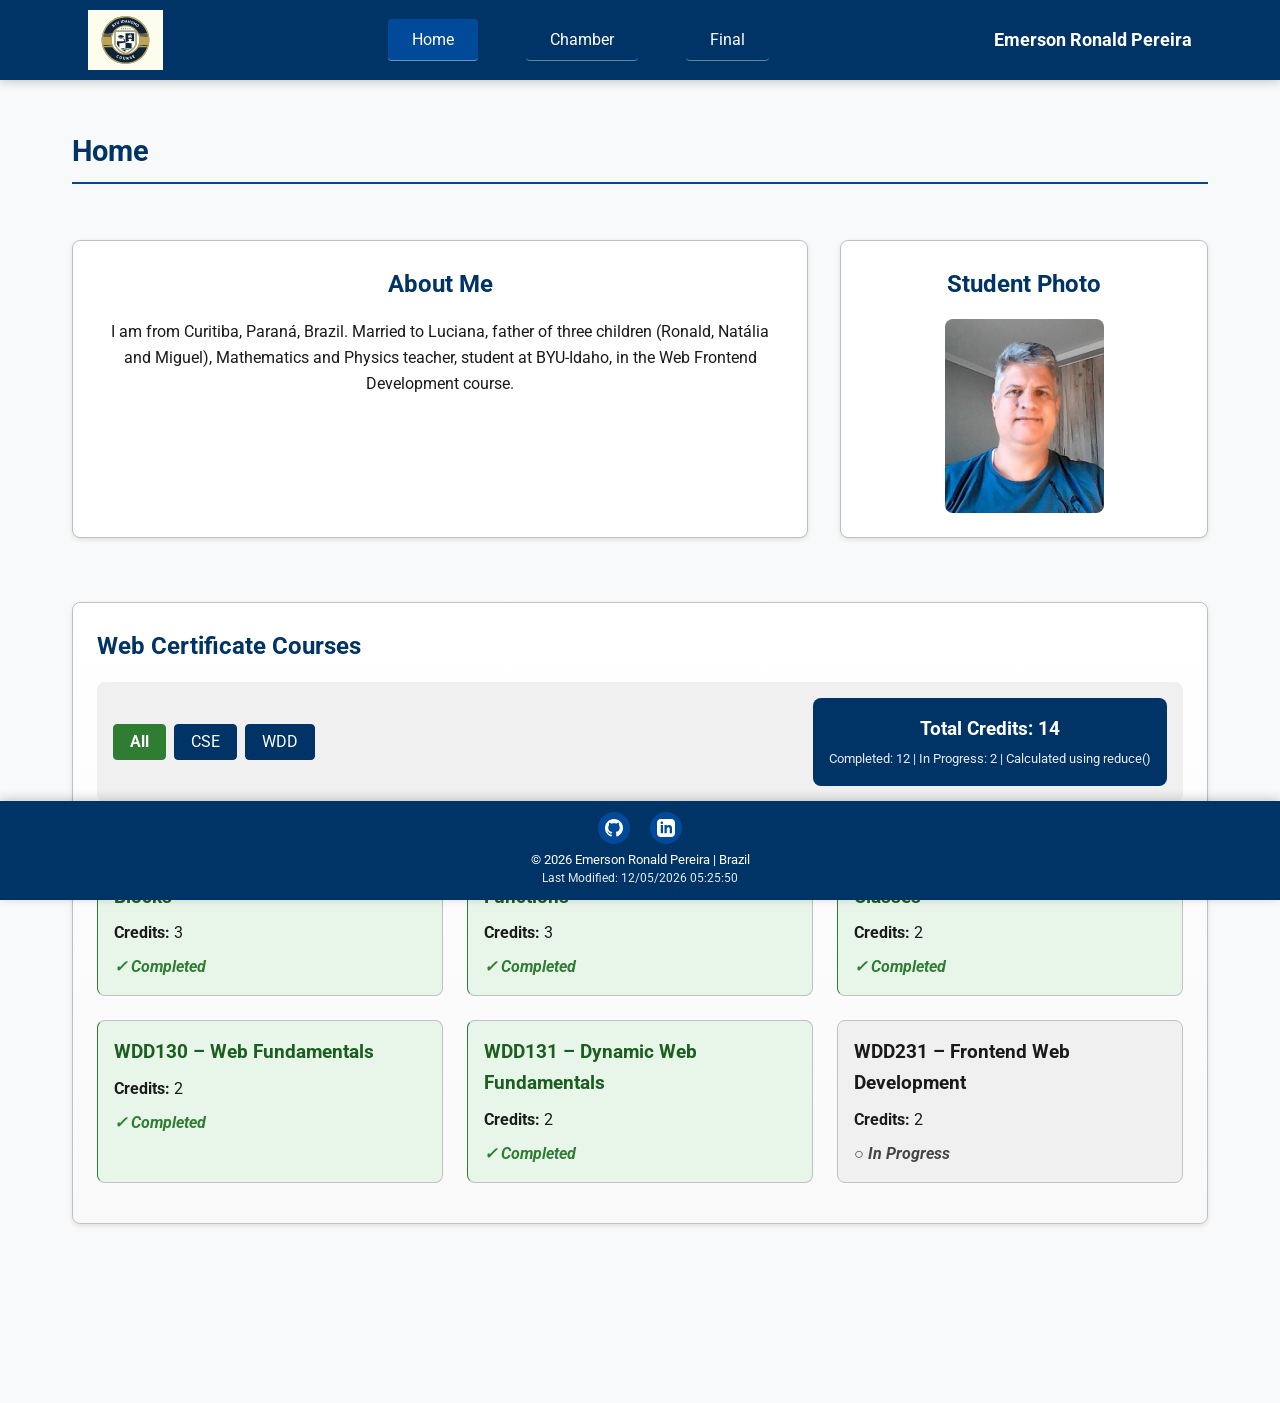
<file: index.html>
<!DOCTYPE html>
<html lang="en">
<head>
  <meta charset="UTF-8">
  <meta name="description" content="WDD231 Course Home Page for Emerson Ronald Pereira - 
  Web and Computer Programming certificate courses, projects, and learning resources">
  <meta name="author" content="Emerson Ronald Pereira">
  <meta name="viewport" content="width=device-width, initial-scale=1.0">

  <title>WDD231 | Home</title>

  <!-- Google Font -->
  <link rel="preconnect" href="https://fonts.googleapis.com">
  <link rel="preconnect" href="https://fonts.gstatic.com" crossorigin>
  <link href="https://fonts.googleapis.com/css2?family=Roboto:wght@400;700&display=swap" rel="stylesheet">

  <!-- CSS -->
  <link rel="stylesheet" href="styles/normalize.css">
  <link rel="stylesheet" href="styles/small.css">
  <link rel="stylesheet" href="styles/large.css">

  <!-- JavaScript -->
  <script src="scripts/navigation.js" defer></script>
  <script src="scripts/date.js" defer></script>
  <script src="scripts/course.js" defer></script>
</head>

<body>
  <div class="page-container">
    <header>
      <div class="header-container">
        <!-- Logo - ESQUERDA -->
        <img src="images/logo.svg" alt="Site logo" width="130" height="100" class="logo">
        
        <!-- Menu hamburger - MEIO (só mobile) -->
        <button id="menu" aria-label="Open Menu" class="hamburger">
          <span class="hamburger-icon">☰</span>
          <span class="close-icon">✕</span>
        </button>
        
        <!-- Navegação - MEIO (desktop) -->
        <nav id="nav">
          <ul>
            <li><a href="index.html" class="active">Home</a></li>
            <li><a href="#">Chamber</a></li>
            <li><a href="#">Final</a></li>
          </ul>
        </nav>
        
        <!-- Nome - DIREITA -->
        <span class="site-name">Emerson Ronald Pereira</span>
      </div>
    </header>

    <main class="content">
      <h1>Home</h1>

      <section class="about-section">
        <h2>About Me</h2>
        <p>
          I am from Curitiba, Paraná, Brazil. Married to Luciana, father of three
          children (Ronald, Natália and Miguel), Mathematics and Physics teacher,
          student at BYU-Idaho, in the Web Frontend Development course.
        </p>
      </section>

      <section class="photo-section">
        <h2>Student Photo</h2>
        <img src="images/emerrpereira.jpg" alt="Photo of Emerson Ronald Pereira"> 
      </section>

      <section class="course-section">
        <h2>Web Certificate Courses</h2>

        <div class="course-controls">
          <div id="course-filters">
            <button data-filter="all" class="active">All</button>
            <button data-filter="cse">CSE</button>
            <button data-filter="wdd">WDD</button>
          </div>

          <div class="credits-display">
            <h3>Total Credits: <span id="totalCredits">0</span></h3>
            <p class="credits-subtitle"></p>
          </div>
        </div>

        <div id="courses"></div>
      </section>
    </main>

    <footer>
      <div class="footer-content">
        <div class="social">
          <a href="https://github.com/emerrpereira" target="_blank" aria-label="GitHub">
            <svg width="20" height="20" viewBox="0 0 24 24" fill="currentColor">
              <path d="M12 0c-6.626 0-12 5.373-12 12 0 5.302 3.438 9.8 8.207 11.387.599.111.793-.261.793-.577v-2.234c-3.338.726-4.033-1.416-4.033-1.416-.546-1.387-1.333-1.756-1.333-1.756-1.089-.745.083-.729.083-.729 1.205.084 1.839 1.237 1.839 1.237 1.07 1.834 2.807 1.304 3.492.997.107-.775.418-1.305.762-1.604-2.665-.305-5.467-1.334-5.467-5.931 0-1.311.469-2.381 1.236-3.221-.124-.303-.535-1.524.117-3.176 0 0 1.008-.322 3.301 1.23.957-.266 1.983-.399 3.003-.404 1.02.005 2.047.138 3.006.404 2.291-1.552 3.297-1.23 3.297-1.23.653 1.653.242 2.874.118 3.176.77.84 1.235 1.911 1.235 3.221 0 4.609-2.807 5.624-5.479 5.921.43.372.823 1.102.823 2.222v3.293c0 .319.192.694.801.576 4.765-1.589 8.199-6.086 8.199-11.386 0-6.627-5.373-12-12-12z"/>
            </svg>
          </a>
          <a href="https://www.linkedin.com/in/emerson-ronald-pereira-b24097235" target="_blank" aria-label="LinkedIn">
            <svg width="20" height="20" viewBox="0 0 24 24" fill="currentColor">
              <path d="M19 0h-14c-2.761 0-5 2.239-5 5v14c0 2.761 2.239 5 5 5h14c2.762 0 5-2.239 5-5v-14c0-2.761-2.238-5-5-5zm-11 19h-3v-11h3v11zm-1.5-12.268c-.966 0-1.75-.79-1.75-1.764s.784-1.764 1.75-1.764 1.75.79 1.75 1.764-.783 1.764-1.75 1.764zm13.5 12.268h-3v-5.604c0-3.368-4-3.113-4 0v5.604h-3v-11h3v1.765c1.396-2.586 7-2.777 7 2.476v6.759z"/>
            </svg>
          </a>
        </div>

        <div class="footer-info">
          <p>&copy; <span id="currentyear"></span> Emerson Ronald Pereira | Brazil</p>
          <p id="lastModified">Last Modified: </p>
        </div>
      </div>
    </footer>
  </div>
</body>
</html>
</file>
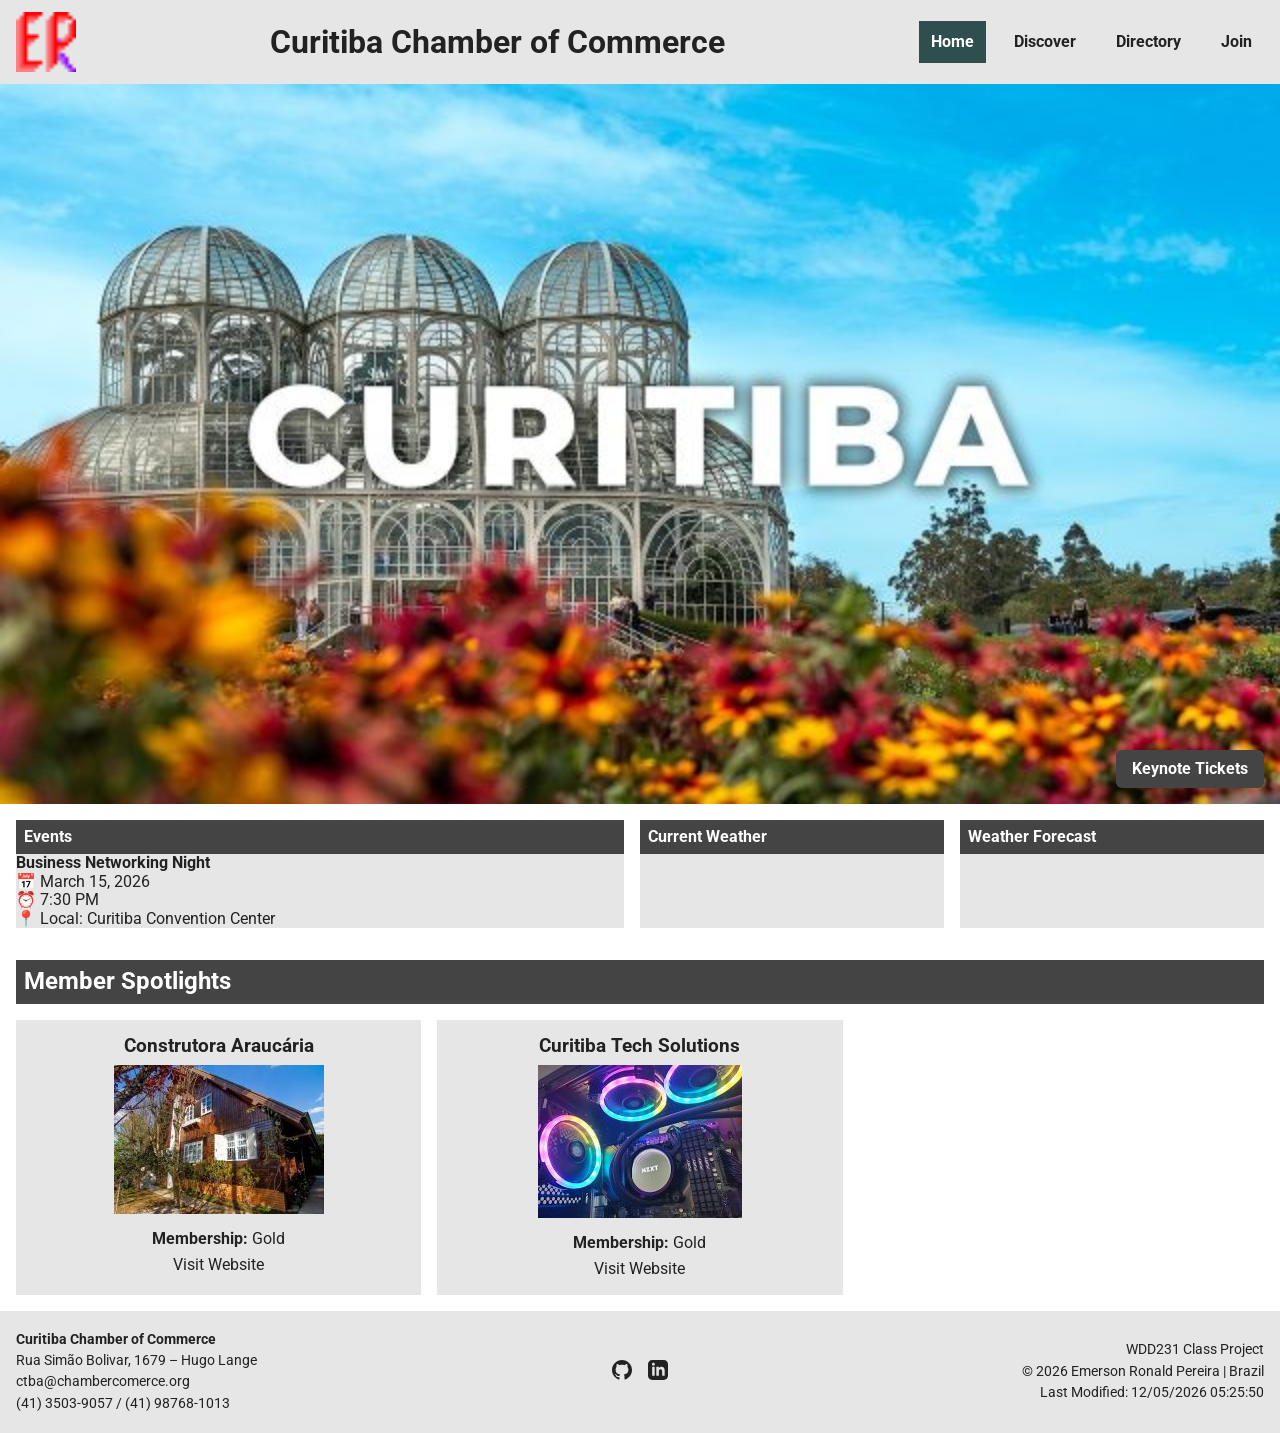
<file: chamber/index.html>
<!-- index.html - Emerson Ronald Pereira - Atividade WDD231 -->
<!DOCTYPE html>
<html lang="en">
<head>
  <meta charset="UTF-8">
  <meta name="viewport" content="width=device-width, initial-scale=1.0">

  <title>Curitiba Chamber of Commerce | Home</title>

  <!-- META DESCRIPTION (≈140 caracteres) -->
  <meta name="description" content="The Curitiba Chamber of Commerce supports local businesses, promotes economic growth, and connects the community through events, resources, and partnerships.">

  <!-- AUTHOR -->
  <meta name="author" content="Emerson Ronald Pereira">

  <!-- FAVICON -->
  <link rel="icon" href="images/favicon.ico">

  <!-- OPEN GRAPH -->
  <meta property="og:title" content="Curitiba Chamber of Commerce">
  <meta property="og:description" content="Supporting local businesses and strengthening the Curitiba community through networking, events, and economic development in Curitiba.">
  <meta property="og:image" content="https://emerrpereira.github.io/wdd231/chamber/images/curitiba.jpg">
  <meta property="og:url" content="https://emerrpereira.github.io/wdd231/chamber/index.html">
  <meta property="og:type" content="website">

  <!-- GOOGLE FONTS -->
  <link rel="preconnect" href="https://fonts.googleapis.com">
  <link rel="preconnect" href="https://fonts.gstatic.com" crossorigin>
  <link href="https://fonts.googleapis.com/css2?family=Roboto:wght@400;700&display=swap" rel="stylesheet">

  <!-- CSS FILES -->
  <link rel="stylesheet" href="styles/normalize.css">
  <link rel="stylesheet" href="styles/small.css">
  <link rel="stylesheet" href="styles/large.css">

  <!-- JS -->
  <script src="scripts/menu.js" defer></script>
  <script src="scripts/weather.js" defer></script>
  <script src="scripts/date.js" defer></script>
  <script src="scripts/spotlights.js" defer></script>

</head>

<body>
<header>
  <div class="header-content">
    <img src="images/favicon.ico" alt="Chamber Logo">
    <h1>Curitiba Chamber of Commerce</h1>

    <button id="menu" aria-label="Open Menu"></button>

    <nav>
      <ul class="navigation">
        <li><a href="index.html" class="active">Home</a></li>
        <li><a href="discover.html">Discover</a></li>
        <li><a href="directory.html">Directory</a></li>
        <li><a href="join.html">Join</a></li>
      </ul>
    </nav>
  </div>
</header>

<main>
  <!-- HERO -->
  <section class="hero">
    <picture>
      <source srcset="images/curitiba.jpg" media="(min-width: 768px)">
      <img src="images/curitiba.jpg" alt="City view">
    </picture>
    <a href="#" class="cta">Keynote Tickets</a>
  </section>

  <!-- HOME GRID -->
  <section class="home-grid">
    <section class="events">
      <h2>Events</h2>
      <div class="events-content">
        <p><strong>Business Networking Night</strong></p>
        <p>📅 March 15, 2026</p>
        <p>⏰ 7:30 PM</p>
        <p>📍 Local: Curitiba Convention Center</p>
      </div>
    </section>

    <section class="weather">
        <h2>Current Weather</h2>
        <div class="weather-data"></div>
    </section>

    <section class="forecast">
        <h2>Weather Forecast</h2>
        <div class="forecast-data"></div>
    </section>
  </section>

  <!-- SPOTLIGHTS -->
  <section class="spotlights">
    <h2>Member Spotlights</h2>
  </section>

</main>

<footer>
    <div class="footer-adress">
        <p><b>Curitiba Chamber of Commerce</b></p>
        <p>Rua Simão Bolivar, 1679 – Hugo Lange</p>
        <p>ctba@chambercomerce.org</p>
        <p>(41) 3503-9057 / (41) 98768-1013</p>
    </div>
    <div class="social">
        <a href="https://github.com/emerrpereira" target="_blank" aria-label="GitHub">
            <svg width="20" height="20" viewBox="0 0 24 24" fill="currentColor">
              <path d="M12 0c-6.626 0-12 5.373-12 12 0 5.302 3.438 9.8 8.207 11.387.599.111.793-.261.793-.577v-2.234c-3.338.726-4.033-1.416-4.033-1.416-.546-1.387-1.333-1.756-1.333-1.756-1.089-.745.083-.729.083-.729 1.205.084 1.839 1.237 1.839 1.237 1.07 1.834 2.807 1.304 3.492.997.107-.775.418-1.305.762-1.604-2.665-.305-5.467-1.334-5.467-5.931 0-1.311.469-2.381 1.236-3.221-.124-.303-.535-1.524.117-3.176 0 0 1.008-.322 3.301 1.23.957-.266 1.983-.399 3.003-.404 1.02.005 2.047.138 3.006.404 2.291-1.552 3.297-1.23 3.297-1.23.653 1.653.242 2.874.118 3.176.77.84 1.235 1.911 1.235 3.221 0 4.609-2.807 5.624-5.479 5.921.43.372.823 1.102.823 2.222v3.293c0 .319.192.694.801.576 4.765-1.589 8.199-6.086 8.199-11.386 0-6.627-5.373-12-12-12z"/>
            </svg>
        </a>
        <a href="https://www.linkedin.com/in/emerson-ronald-pereira-b24097235" target="_blank" aria-label="LinkedIn">
            <svg width="20" height="20" viewBox="0 0 24 24" fill="currentColor">
              <path d="M19 0h-14c-2.761 0-5 2.239-5 5v14c0 2.761 2.239 5 5 5h14c2.762 0 5-2.239 5-5v-14c0-2.761-2.238-5-5-5zm-11 19h-3v-11h3v11zm-1.5-12.268c-.966 0-1.75-.79-1.75-1.764s.784-1.764 1.75-1.764 1.75.79 1.75 1.764-.783 1.764-1.75 1.764zm13.5 12.268h-3v-5.604c0-3.368-4-3.113-4 0v5.604h-3v-11h3v1.765c1.396-2.586 7-2.777 7 2.476v6.759z"/>
            </svg>
        </a>
    </div>
    <div class="footer-info">
        <p>WDD231 Class Project</p>
        <p>&copy; <span id="currentyear"></span> Emerson Ronald Pereira | Brazil</p>
        <p id="lastModified">Last Modified: </p>
    </div>
</footer>
</body>
</html>
</file>
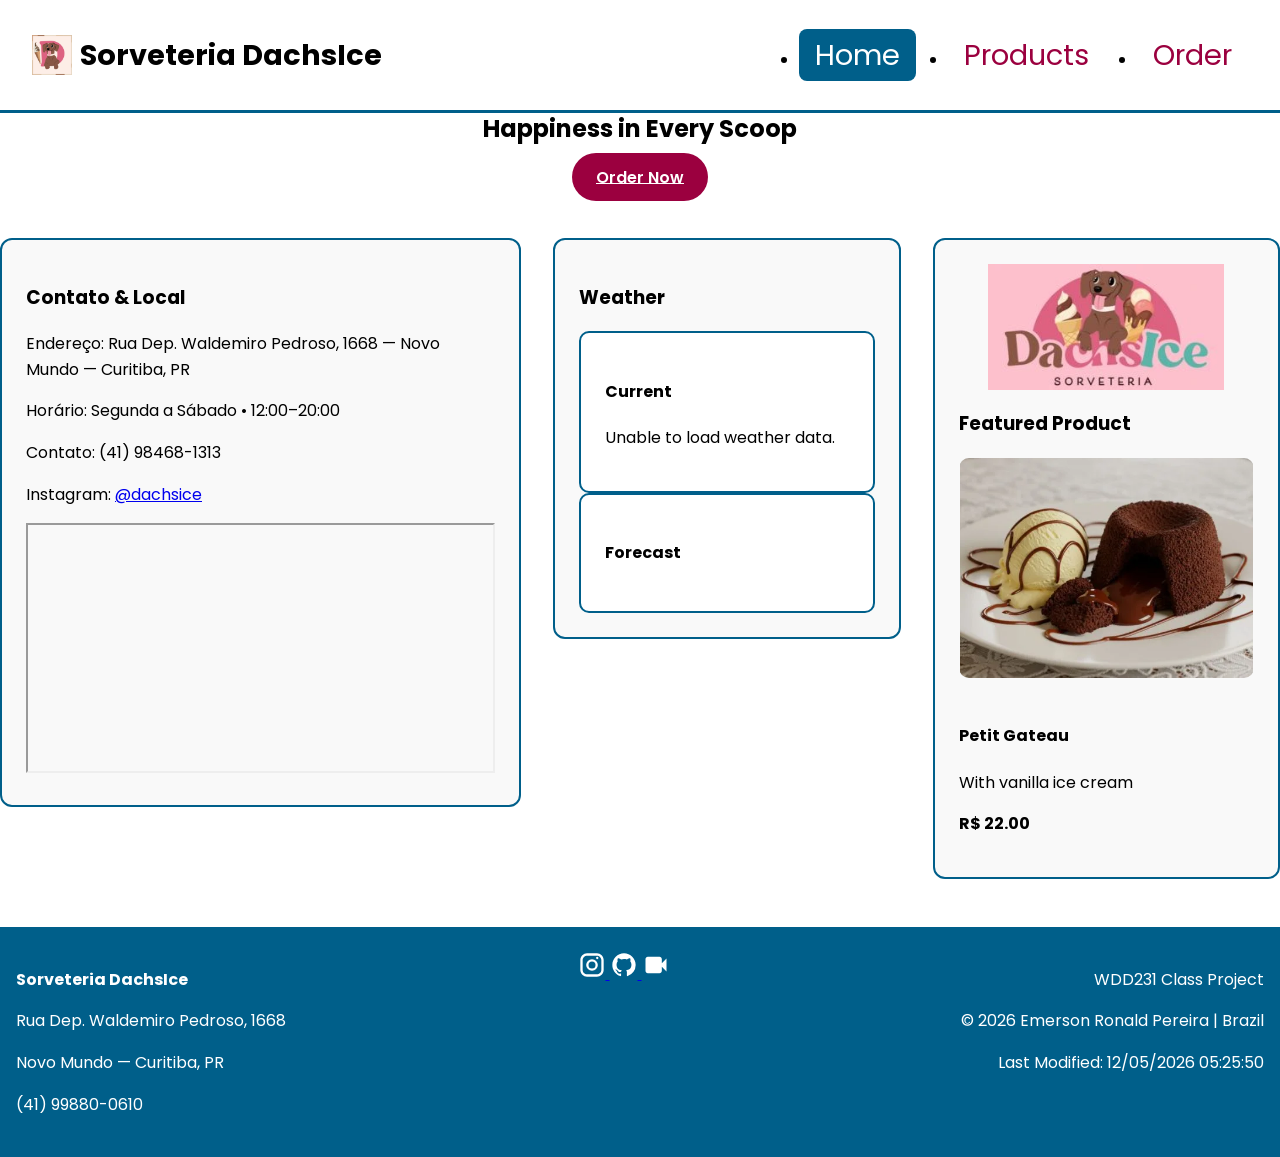
<file: finalproject/index.html>
<!-- index.html - Emerson Ronald Pereira - Projeto Final WDD231 -->
<!DOCTYPE html>
<html lang="pt-BR">
<head>
  <meta charset="UTF-8">
  <meta name="viewport" content="width=device-width, initial-scale=1.0">

  <title>DachsIce | Artisanal Ice Cream in Curitiba</title>
  <meta name="description" content="DachsIce offers handcrafted artisanal ice cream in Curitiba. View flavors, check the weather, and order online.">
  <meta name="author" content="Emerson Ronald Pereira">

  <meta property="og:title" content="DachsIce Artisanal Ice Cream">
  <meta property="og:type" content="website">
  <meta property="og:image" content="https://emerrpereira.github.io/wdd231/finalproject/images/dachsice-ctba.webp">
  <meta property="og:url" content="https://emerrpereira.github.io/wdd231/finalproject/index.html">
  <meta property="og:description" content="Handcrafted artisanal ice cream in Curitiba. Order online at DachsIce.">

  <link rel="icon" href="images/dachsice.ico">
  <link rel="preconnect" href="https://fonts.googleapis.com">
  <link rel="preconnect" href="https://fonts.gstatic.com" crossorigin>
  <link href="https://fonts.googleapis.com/css2?family=Poppins:wght@400;600;700&display=swap" rel="stylesheet">

  <link rel="stylesheet" href="styles/base.css">
  <link rel="stylesheet" href="styles/small.css">
  <link rel="stylesheet" href="styles/large.css" media="(min-width: 768px)">
  <script type="module" src="scripts/main.js"></script>
</head>

<body>

<header class="site-header">
  <div class="header-container">
    
    <div class="brand">
      <img src="images/dachsice.ico" alt="DachsIce logo" width="40" height="40">
      <span class="site-name">Sorveteria DachsIce</span>
    </div>

    <button 
      id="menu-button"
      aria-label="Toggle navigation menu"
      aria-expanded="false"
      aria-controls="navigation">
      &#9776;
    </button>

    <nav>
      <ul id="navigation">
        <li><a href="index.html" class="active">Home</a></li>
        <li><a href="products.html">Products</a></li>
        <li><a href="order.html">Order</a></li>
      </ul>
    </nav>

  </div>
</header>

<main>
  <h1 class="visually-hidden">DachsIce Artisanal Ice Cream in Curitiba</h1>

  <section class="hero">
    <h2>Happiness in Every Scoop</h2>
    <a href="order.html" class="cta-button">Order Now</a>
  </section>

  <section class="info-grid">

    <!-- CONTATO -->
    <div class="contact-card">
      <h3>Contato & Local</h3>
      <p>Endereço: Rua Dep. Waldemiro Pedroso, 1668 — Novo Mundo — Curitiba, PR</p>
      <p>Horário: Segunda a Sábado • 12:00–20:00</p>
      <p>Contato: (41) 98468-1313</p>

      <p>Instagram:
        <a href="https://www.instagram.com/dachsicesorveteria/" 
           target="_blank" 
           rel="noopener noreferrer">
          @dachsice
        </a>
      </p>

      <iframe
        src="https://www.google.com/maps/embed?pb=!4v1764713496122!6m8!1m7!1sSJFcoqyTMjP_MmGuQUfFww!2m2!1d-25.49262498968033!2d-49.3095425297298!3f355.81!4f0!5f0.7820865974627469"
        height="250"
        loading="lazy"
        allowfullscreen
        referrerpolicy="no-referrer-when-downgrade"
        title="Google Maps location of DachsIce">
      </iframe>
    </div>

    <!-- WEATHER -->
    <div id="weather-card" class="weather-card">
      <h3>Weather</h3>

      <div class="current-weather">
        <h4>Current</h4>
        <div class="weather-data"></div>
      </div>

      <div class="forecast-weather">
        <h4>Forecast</h4>
        <div class="forecast-data"></div>
      </div>
    </div>

    <!-- PRODUTO ALEATÓRIO -->
    <div id="master-logo" class="featured-card">
  <img class="featured-logo"
       src="images/dachsice-ctba.webp"
       alt="Sorveteria DachsIce">
  <div id="featured-product"></div>
</div>


  </section>
</main>

<footer class="site-footer">
  <div class="footer-container">

    <!-- Endereço -->
    <div class="footer-address">
      <p><strong>Sorveteria DachsIce</strong></p>
      <p>Rua Dep. Waldemiro Pedroso, 1668</p>
      <p>Novo Mundo — Curitiba, PR</p>
      <p>(41) 99880-0610</p>
    </div>

    <!-- Social -->
    <div class="footer-social">

      <!-- Instagram -->
      <a href="https://www.instagram.com/dachsicesorveteria/" 
         target="_blank" 
         rel="noopener noreferrer"
         aria-label="Instagram">
        <svg xmlns="http://www.w3.org/2000/svg" viewBox="0 0 24 24" width="28" height="28" fill="white">
          <path d="M7.75 2C4.678 2 2 4.678 2 7.75v8.5C2 19.322 4.678 22 7.75 22h8.5C19.322 22 22 19.322 22 16.25v-8.5C22 4.678 19.322 2 16.25 2h-8.5zm0 2h8.5C18.216 4 20 5.784 20 7.75v8.5C20 18.216 18.216 20 16.25 20h-8.5C5.784 20 4 18.216 4 16.25v-8.5C4 5.784 5.784 4 7.75 4zm8.75 1a1 1 0 100 2 1 1 0 000-2zM12 7a5 5 0 100 10 5 5 0 000-10zm0 2a3 3 0 110 6 3 3 0 010-6z"/>
        </svg>
      </a>

      <!-- GitHub -->
      <a href="https://github.com/emerrpereira" 
         target="_blank" 
         rel="noopener noreferrer"
         aria-label="GitHub">
        <svg xmlns="http://www.w3.org/2000/svg" viewBox="0 0 24 24" width="28" height="28" fill="white">
          <path d="M12 2C6.477 2 2 6.484 2 12.017c0 4.425 2.865 8.18 6.839 9.504.5.092.682-.217.682-.482 0-.237-.008-.868-.013-1.703-2.782.605-3.369-1.343-3.369-1.343-.454-1.158-1.11-1.466-1.11-1.466-.908-.62.069-.607.069-.607 1.003.07 1.531 1.032 1.531 1.032.892 1.53 2.341 1.088 2.91.832.091-.647.35-1.088.636-1.338-2.22-.253-4.555-1.113-4.555-4.951 0-1.093.39-1.988 1.029-2.688-.103-.253-.446-1.272.098-2.65 0 0 .84-.27 2.75 1.026A9.564 9.564 0 0112 6.844c.85.004 1.705.115 2.504.337 1.909-1.296 2.747-1.026 2.747-1.026.546 1.378.203 2.397.1 2.65.64.7 1.028 1.595 1.028 2.688 0 3.848-2.339 4.695-4.566 4.943.359.309.678.92.678 1.855 0 1.338-.012 2.419-.012 2.748 0 .268.18.58.688.481A10.018 10.018 0 0022 12.017C22 6.484 17.523 2 12 2z"/>
        </svg>
      </a>

      <!-- Vídeo -->
      <a href="https://youtu.be/oO4lrDkoquY" 
         target="_blank" 
         rel="noopener noreferrer"
         aria-label="Project Video">
        <svg xmlns="http://www.w3.org/2000/svg" viewBox="0 0 24 24" width="28" height="28" fill="white">
          <path d="M17 10.5V7c0-1.1-.9-2-2-2H5C3.9 5 3 5.9 3 7v10c0 1.1.9 2 2 2h10c1.1 0 2-.9 2-2v-3.5l4 4v-11l-4 4z"/>
        </svg>
      </a>

    </div>

    <!-- Info -->
    <div class="footer-info">
      <p>WDD231 Class Project</p>
      <p>&copy; <span id="currentyear"></span> Emerson Ronald Pereira | Brazil</p>
      <p id="lastModified"></p>
    </div>

  </div>
</footer>

</body>
</html>
</file>
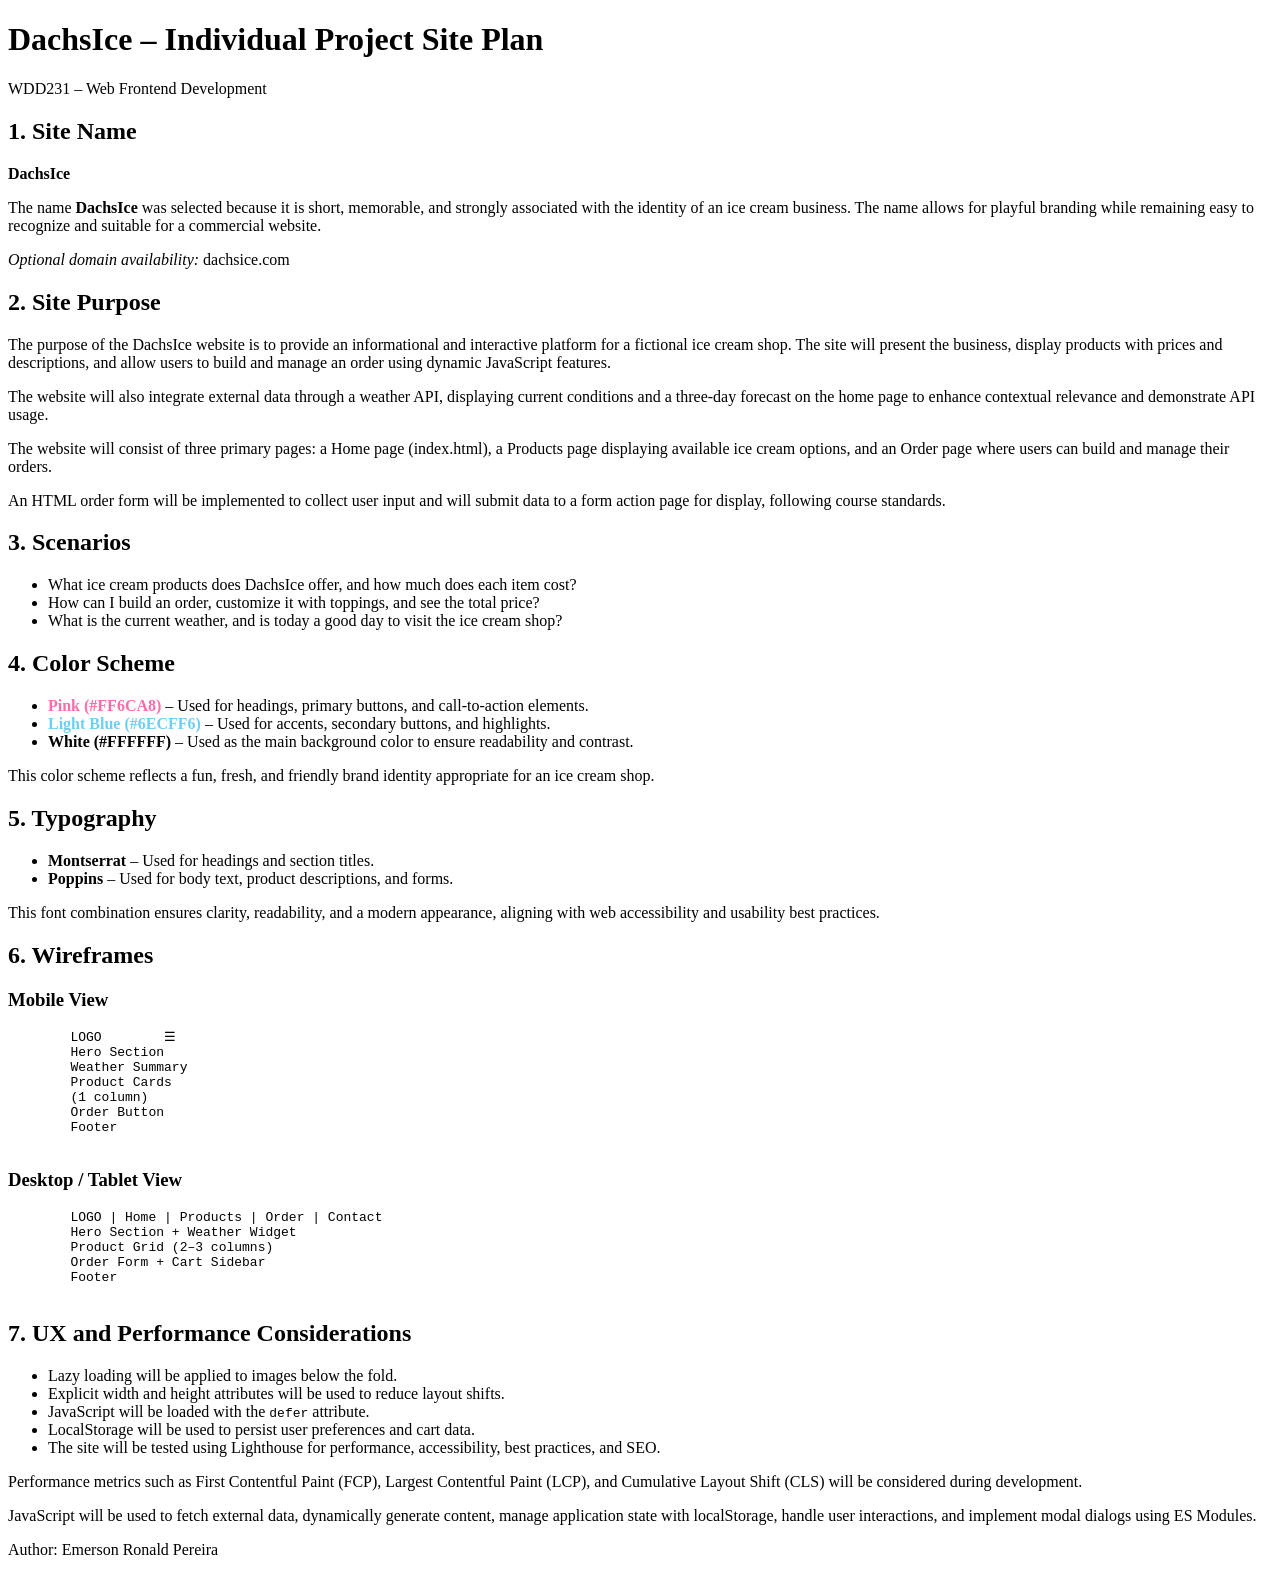
<file: project-site-plan-erp.html>
<!DOCTYPE html>
<html lang="en">
<head>
  <meta charset="UTF-8">
  <title>DachsIce – Individual Project Site Plan</title>
  <meta name="description" content="Final project for the WDD231 course by Emerson Ronald Pereira -
                                    DachsIce Ice Cream Shop website, 
                                    which will feature important information for customers on the homepage, 
                                    such as weather information, featured products, and order placement.">
  <meta name="author" content="Emerson Ronald Pereira">
  <meta name="viewport" content="width=device-width, initial-scale=1">
</head>
<body>

<header>
  <h1>DachsIce – Individual Project Site Plan</h1>
  <p>WDD231 – Web Frontend Development</p>
</header>

<main>
  <!-- Sections -->
    <section>
        <h2>1. Site Name</h2>
        <p><strong>DachsIce</strong></p>

        <p>
            The name <strong>DachsIce</strong> was selected because it is short, memorable, 
            and strongly associated with the identity of an ice cream business. 
            The name allows for playful branding while remaining easy to recognize 
            and suitable for a commercial website.
        </p>

        <p><em>Optional domain availability:</em> dachsice.com</p>
    </section>
    <section>
        <h2>2. Site Purpose</h2>

        <p>
            The purpose of the DachsIce website is to provide an informational and interactive
            platform for a fictional ice cream shop. The site will present the business,
            display products with prices and descriptions, and allow users to build
            and manage an order using dynamic JavaScript features.
        </p>

        <p>
            The website will also integrate external data through a weather API,
            displaying current conditions and a three-day forecast on the home page
            to enhance contextual relevance and demonstrate API usage.
        </p>

        <p>
            The website will consist of three primary pages: a Home page (index.html),
            a Products page displaying available ice cream options, and an Order page
            where users can build and manage their orders.
        </p>

        <p>
            An HTML order form will be implemented to collect user input and will submit
            data to a form action page for display, following course standards.
        </p>


    </section>
    <section>
        <h2>3. Scenarios</h2>

        <ul>
            <li>What ice cream products does DachsIce offer, 
                and how much does each item cost?</li>
            <li>How can I build an order, customize it with toppings, 
                and see the total price?</li>
            <li>What is the current weather, 
                and is today a good day to visit the ice cream shop?</li>
        </ul>
    </section>
    <section>
        <h2>4. Color Scheme</h2>

        <ul>
            <li>
            <strong style="color:#FF6CA8;">Pink (#FF6CA8)</strong> – 
            Used for headings, primary buttons, and call-to-action elements.
            </li>
            <li>
            <strong style="color:#6ECFF6;">Light Blue (#6ECFF6)</strong> – 
            Used for accents, secondary buttons, and highlights.
            </li>
            <li>
            <strong>White (#FFFFFF)</strong> – 
            Used as the main background color to ensure readability and contrast.
            </li>
        </ul>

        <p>This color scheme reflects a fun, fresh, and friendly brand identity
            appropriate for an ice cream shop.</p>
    </section>
    <section>
        <h2>5. Typography</h2>

        <ul>
            <li>
            <strong>Montserrat</strong> – Used for headings and section titles.
            </li>
            <li>
            <strong>Poppins</strong> – Used for body text, product descriptions, and forms.
            </li>
        </ul>

        <p>
            This font combination ensures clarity, readability, and a modern appearance,
            aligning with web accessibility and usability best practices.
        </p>
    </section>
    <section>
        <h2>6. Wireframes</h2>

        <h3>Mobile View</h3>
        <pre>
        LOGO        ☰
        Hero Section
        Weather Summary
        Product Cards
        (1 column)
        Order Button
        Footer
        </pre>

        <h3>Desktop / Tablet View</h3>
        <pre>
        LOGO | Home | Products | Order | Contact
        Hero Section + Weather Widget
        Product Grid (2–3 columns)
        Order Form + Cart Sidebar
        Footer
        </pre>
    </section>
    <section>
        <h2>7. UX and Performance Considerations</h2>

        <ul>
            <li>Lazy loading will be applied to images below the fold.</li>
            <li>Explicit width and height attributes will be used to reduce layout shifts.</li>
            <li>JavaScript will be loaded with the <code>defer</code> attribute.</li>
            <li>LocalStorage will be used to persist user preferences and cart data.</li>
            <li>The site will be tested using Lighthouse for performance, accessibility,
                best practices, and SEO.</li>
        </ul>

        <p>
            Performance metrics such as First Contentful Paint (FCP),
            Largest Contentful Paint (LCP), and Cumulative Layout Shift (CLS)
            will be considered during development.
        </p>

        <p>
            JavaScript will be used to fetch external data, dynamically generate content,
            manage application state with localStorage, handle user interactions,
            and implement modal dialogs using ES Modules.
        </p>

    </section>


</main>

<footer>
    <p>Author: Emerson Ronald Pereira</p>
</footer>

</body>
</html>
</file>
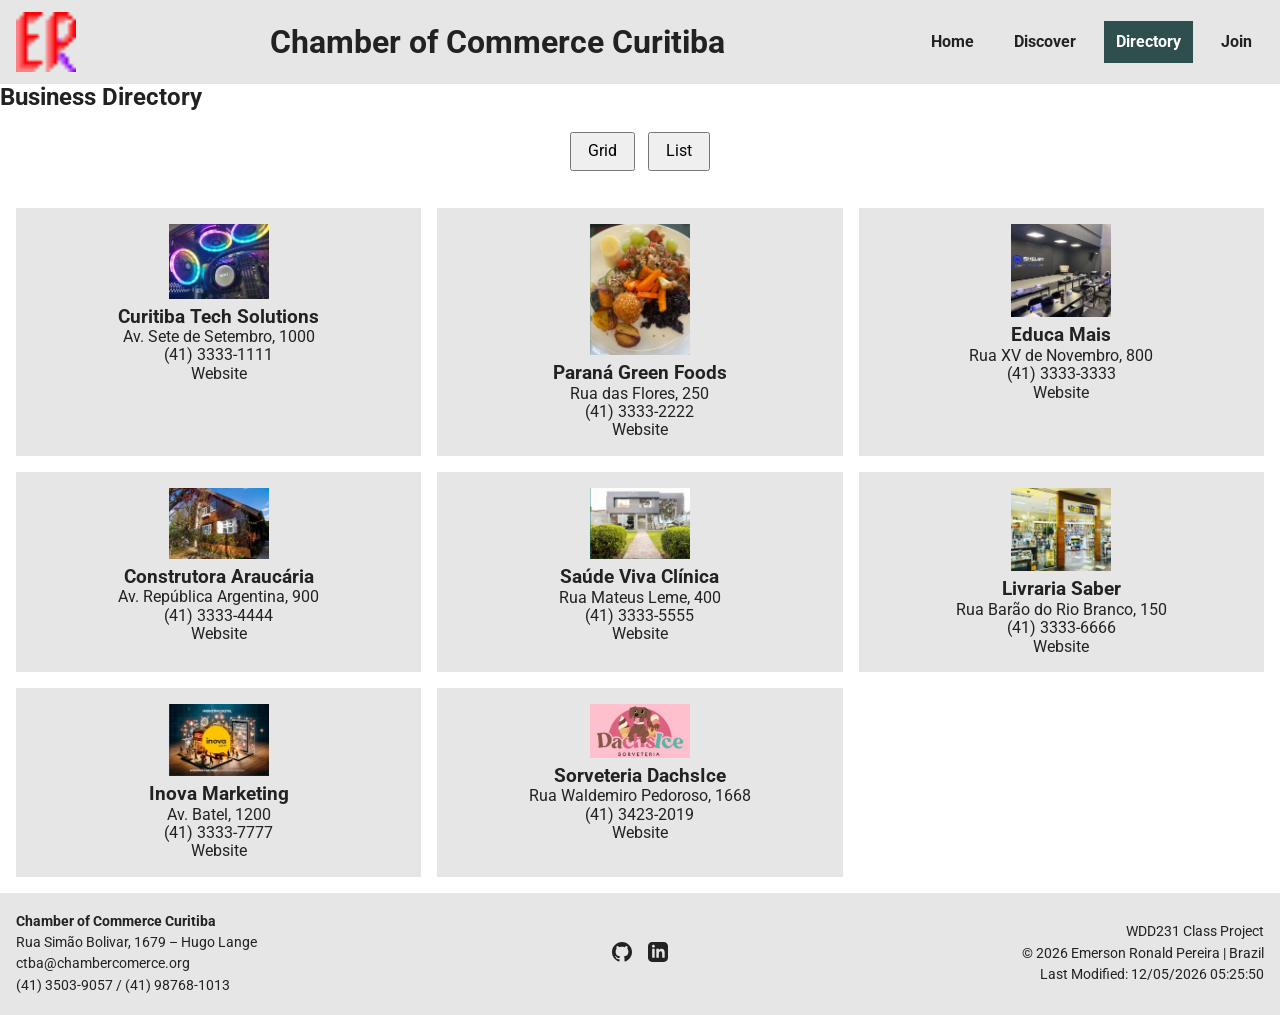
<file: chamber/directory.html>
<!-- directory.html - Emerson Ronald Pereira - Atividade WDD231 -->
<!DOCTYPE html>
<html lang="en">
<head>
    <meta charset="UTF-8">
    <meta name="description" content="Official business directory of the Curitiba Chamber of Commerce, featuring local companies, services, and networking opportunities.">
    <meta name="author" content="Emerson Ronald Pereira">
    <meta name="viewport" content="width=device-width, initial-scale=1.0">

    <meta property="og:title" content="Curitiba Chamber of Commerce Directory">
    <meta property="og:description" content="Explore the official business directory of the Curitiba Chamber of Commerce and discover trusted local companies and services.">
    <meta property="og:image" content="https://emerrpereira.github.io/wdd231/chamber/images/curitiba.jpg">
    <meta property="og:url" content="https://emerrpereira.github.io/wdd231/chamber/directory.html">

    <title>Directory | Curitiba Chamber</title>

    <link rel="stylesheet" href="styles/normalize.css">
    <link rel="stylesheet" href="styles/small.css">
    <link rel="stylesheet" href="styles/large.css">
    <link rel="icon" href="images/favicon.ico">
    <link rel="preconnect" href="https://fonts.googleapis.com">
    <link rel="preconnect" href="https://fonts.gstatic.com" crossorigin>
    <link href="https://fonts.googleapis.com/css2?family=Roboto:wght@400;700&display=swap" rel="stylesheet">

    <script src="scripts/menu.js" defer></script>
    <script src="scripts/directory.js" defer></script>
    <script src="scripts/date.js" defer></script>
</head>

<body>
<header>
  <div class="header-content">
    <img src="images/favicon.ico" alt="Chamber Logo">
    <h1>Chamber of Commerce Curitiba</h1>

    <button id="menu" aria-label="Open Menu"></button>
    <nav>
      <ul class="navigation">
        <li><a href="index.html">Home</a></li>
        <li><a href="discover.html">Discover</a></li>
        <li><a href="directory.html" class="active">Directory</a></li>
        <li><a href="join.html">Join</a></li>
      </ul>
    </nav>
  </div>
</header>

<main>
  <h2><b>Business Directory</b></h2>

  <!-- VIEW TOGGLE -->
  <div class="view-buttons">
    <button id="grid">Grid</button>
    <button id="list">List</button>
  </div>

  <!-- DIRECTORY -->
  <section id="members" class="grid"></section>
</main>

<footer>
    <div class="footer-adress">
        <p><b>Chamber of Commerce Curitiba</b></p>
        <p>Rua Simão Bolivar, 1679 – Hugo Lange</p>
        <p>ctba@chambercomerce.org</p>
        <p>(41) 3503-9057 / (41) 98768-1013</p>
    </div>
    <div class="social">
        <a href="https://github.com/emerrpereira" target="_blank" aria-label="GitHub">
            <svg width="20" height="20" viewBox="0 0 24 24" fill="currentColor">
              <path d="M12 0c-6.626 0-12 5.373-12 12 0 5.302 3.438 9.8 8.207 11.387.599.111.793-.261.793-.577v-2.234c-3.338.726-4.033-1.416-4.033-1.416-.546-1.387-1.333-1.756-1.333-1.756-1.089-.745.083-.729.083-.729 1.205.084 1.839 1.237 1.839 1.237 1.07 1.834 2.807 1.304 3.492.997.107-.775.418-1.305.762-1.604-2.665-.305-5.467-1.334-5.467-5.931 0-1.311.469-2.381 1.236-3.221-.124-.303-.535-1.524.117-3.176 0 0 1.008-.322 3.301 1.23.957-.266 1.983-.399 3.003-.404 1.02.005 2.047.138 3.006.404 2.291-1.552 3.297-1.23 3.297-1.23.653 1.653.242 2.874.118 3.176.77.84 1.235 1.911 1.235 3.221 0 4.609-2.807 5.624-5.479 5.921.43.372.823 1.102.823 2.222v3.293c0 .319.192.694.801.576 4.765-1.589 8.199-6.086 8.199-11.386 0-6.627-5.373-12-12-12z"/>
            </svg>
        </a>
        <a href="https://www.linkedin.com/in/emerson-ronald-pereira-b24097235" target="_blank" aria-label="LinkedIn">
            <svg width="20" height="20" viewBox="0 0 24 24" fill="currentColor">
              <path d="M19 0h-14c-2.761 0-5 2.239-5 5v14c0 2.761 2.239 5 5 5h14c2.762 0 5-2.239 5-5v-14c0-2.761-2.238-5-5-5zm-11 19h-3v-11h3v11zm-1.5-12.268c-.966 0-1.75-.79-1.75-1.764s.784-1.764 1.75-1.764 1.75.79 1.75 1.764-.783 1.764-1.75 1.764zm13.5 12.268h-3v-5.604c0-3.368-4-3.113-4 0v5.604h-3v-11h3v1.765c1.396-2.586 7-2.777 7 2.476v6.759z"/>
            </svg>
        </a>
    </div>
    <div class="footer-info">
        <p>WDD231 Class Project</p>
        <p>&copy; <span id="currentyear"></span> Emerson Ronald Pereira | Brazil</p>
        <p id="lastModified">Last Modified: </p>
    </div>
</footer>

</body>
</html>
</file>
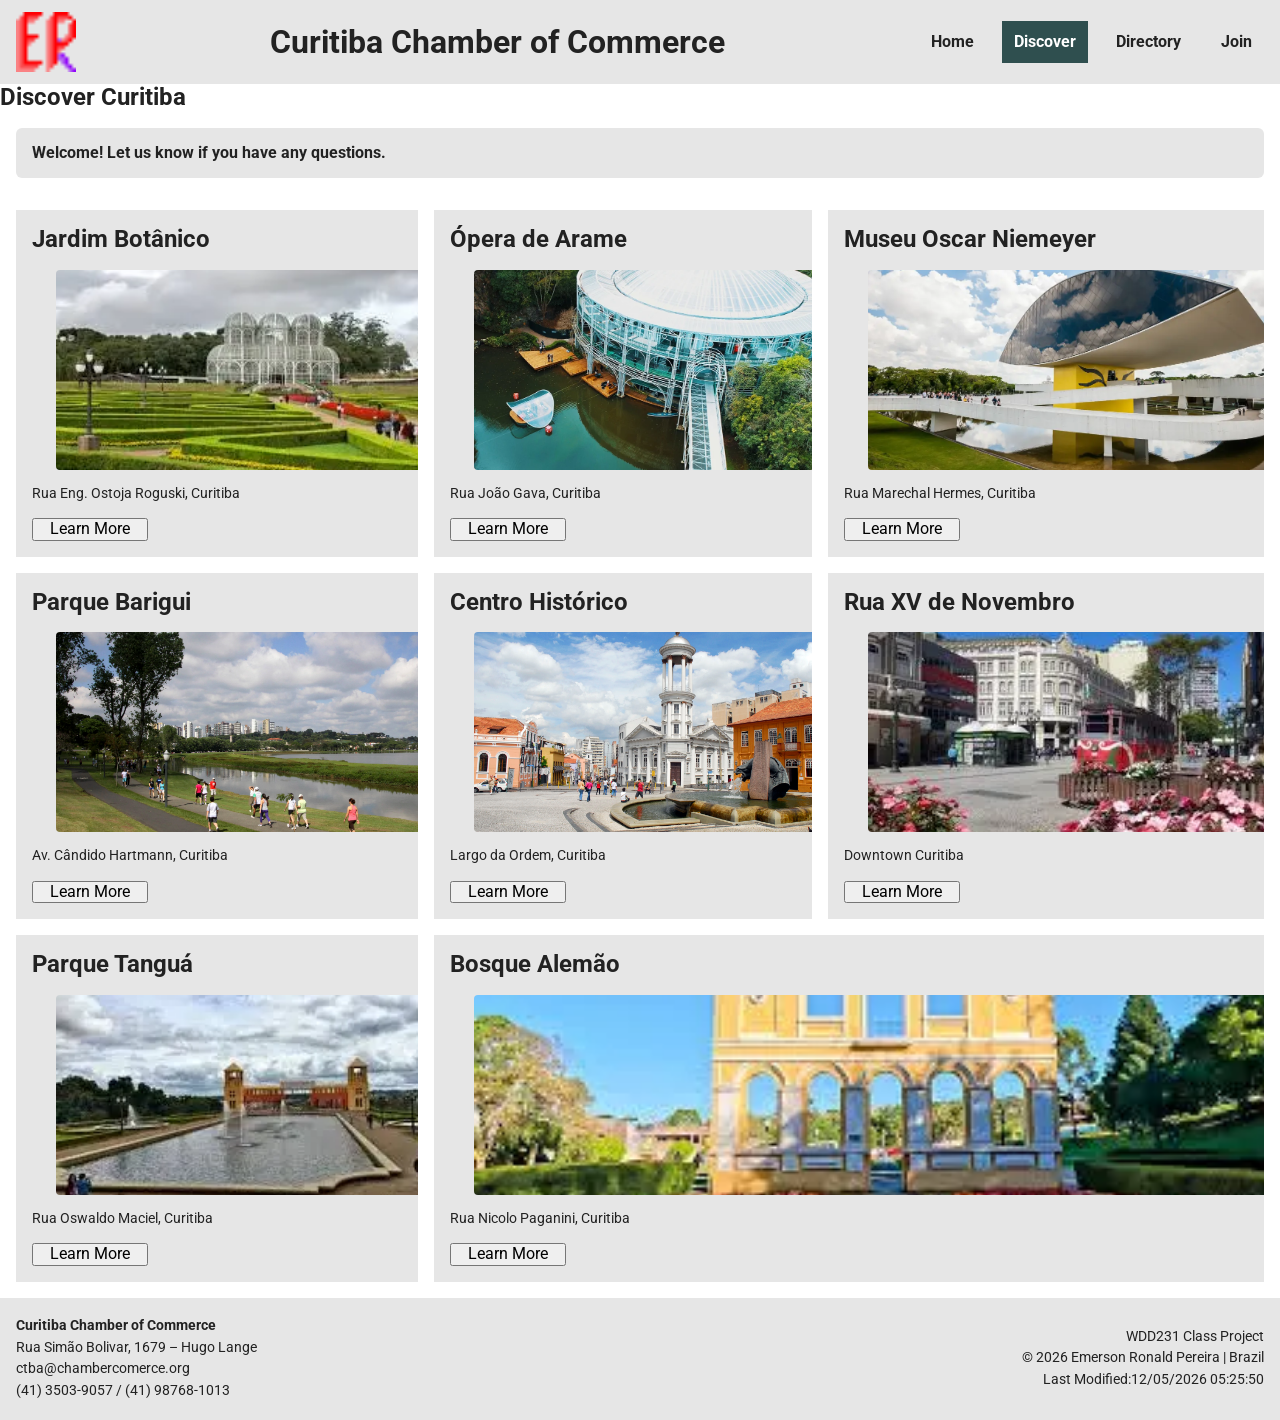
<file: chamber/discover.html>
<!DOCTYPE html>
<html lang="en">
<head>
  <meta charset="UTF-8">
  <meta name="description" content="Discover Curitiba: culture, parks, innovation, and opportunities for business and tourism.">
  <meta name="author" content="Emerson Ronald Pereira">
  <meta name="viewport" content="width=device-width, initial-scale=1.0">

  <meta property="og:title" content="Discover Curitiba | Curitiba Chamber of Commerce">
  <meta property="og:description" content="Discover Curitiba’s culture, parks, landmarks, and opportunities for tourism and business.">
  <meta property="og:image" content="https://emerrpereira.github.io/wdd231/chamber/images/discover/jardim-botanico-ctba.webp">
  <meta property="og:url" content="https://emerrpereira.github.io/wdd231/chamber/discover.html">
  <meta property="og:type" content="website">

  <title>Discover | Curitiba Chamber of Commerce</title>

  <link rel="icon" href="images/favicon.ico">
  <link rel="preconnect" href="https://fonts.googleapis.com">
  <link rel="preconnect" href="https://fonts.gstatic.com" crossorigin>
  <link href="https://fonts.googleapis.com/css2?family=Roboto:wght@400;700&display=swap" rel="stylesheet">

  <link rel="stylesheet" href="styles/normalize.css">
  <link rel="stylesheet" href="styles/small.css">
  <link rel="stylesheet" href="styles/large.css">

  <script src="scripts/menu.js" defer></script>
  <script src="scripts/date.js" defer></script>
  <script src="scripts/discover.js" defer></script>
</head>

<body>

<header>
  <div class="header-content">
    <img src="images/favicon.ico" alt="Chamber Logo">
    <h1>Curitiba Chamber of Commerce</h1>

    <button id="menu" aria-label="Open Menu"></button>

    <nav>
      <ul class="navigation">
        <li><a href="index.html">Home</a></li>
        <li><a href="discover.html" class="active">Discover</a></li>
        <li><a href="directory.html">Directory</a></li>
        <li><a href="join.html">Join</a></li>
      </ul>
    </nav>
  </div>
</header>

<main class="discover-page">
  <h2>Discover Curitiba</h2>

  <!-- VISITOR MESSAGE -->
  <div id="visit-message" class="visit-message"></div>

  <!-- DISCOVER GRID -->
  <div class="discover-grid" id="discoverGrid"></div>
</main>

<footer>
  <div class="footer-adress">
    <p><strong>Curitiba Chamber of Commerce</strong></p>
    <p>Rua Simão Bolivar, 1679 – Hugo Lange</p>
    <p>ctba@chambercomerce.org</p>
    <p>(41) 3503-9057 / (41) 98768-1013</p>
  </div>

  <div class="social">
    <!-- SVGs mantidos -->
  </div>

  <div class="footer-info">
    <p>WDD231 Class Project</p>
    <p>&copy; <span id="currentyear"></span> Emerson Ronald Pereira | Brazil</p>
    <p id="lastModified">Last Modified:</p>
  </div>
</footer>

<!-- MODAL -->
<dialog id="discoverModal" aria-labelledby="modalTitle" aria-describedby="modalDescription">
  <h2 id="modalTitle">Location details</h2>
  <p id="modalDescription"></p>
  <button id="closeModal">Close</button>
</dialog>

</body>
</html>
</file>
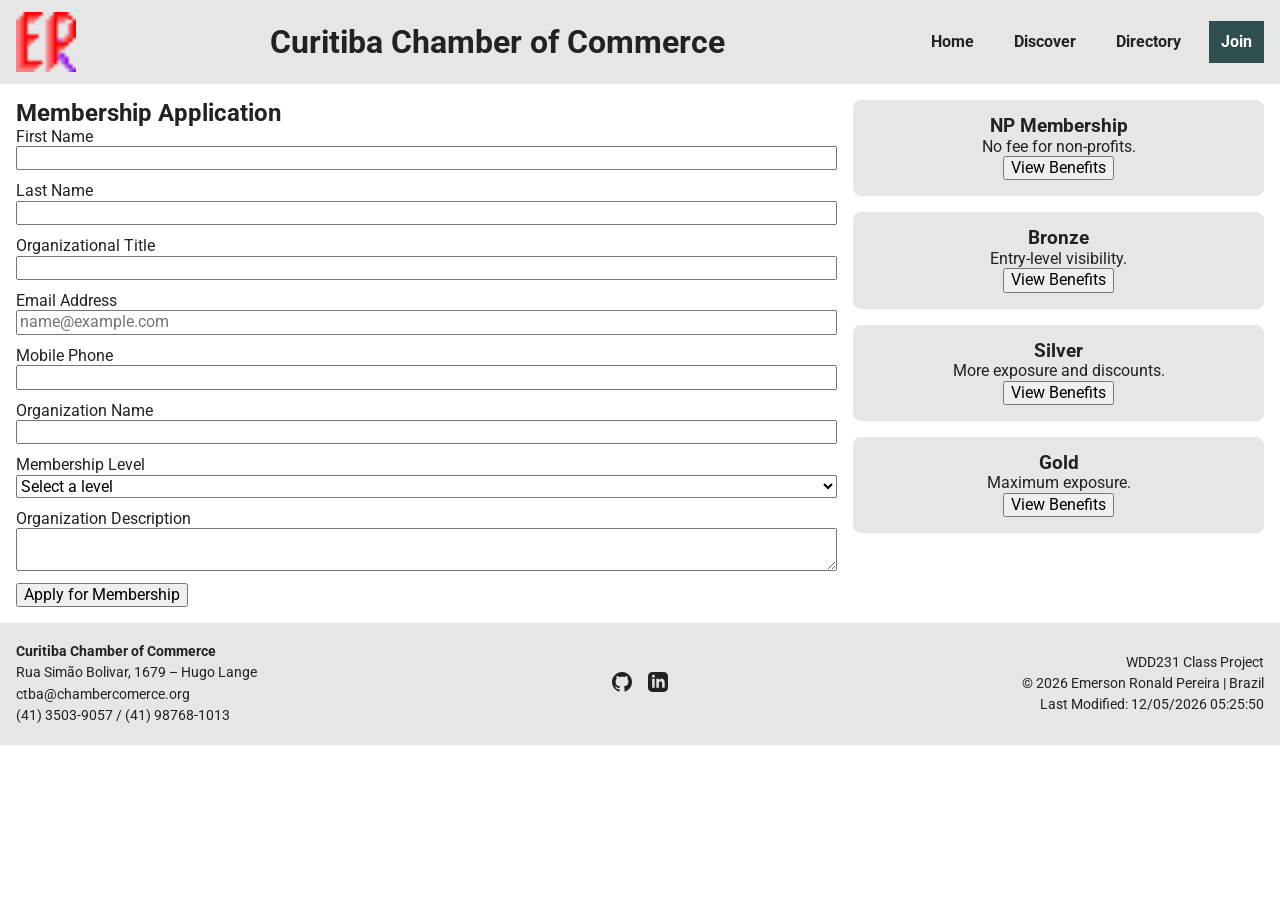
<file: chamber/join.html>
<!-- **********************************************
 * chamber/join.html
 * WDD231 – Chamber Join Page
 * Membership Application Form
 * Author: Emerson Ronald Pereira
 *********************************************** -->

<!DOCTYPE html>
<html lang="en">
<head>
  <meta charset="UTF-8">

  <meta name="viewport" content="width=device-width, initial-scale=1.0">
  <meta name="description"
        content="Join the Curitiba Chamber of Commerce and gain visibility, networking opportunities, and exclusive business benefits for your organization.">
  <meta name="author" content="Emerson Ronald Pereira">

  <title>Join | Curitiba Chamber of Commerce</title>

  <!-- Open Graph -->
  <meta property="og:title" content="Join the Curitiba Chamber of Commerce">
  <meta property="og:description"
        content="Apply for membership in the Curitiba Chamber of Commerce and access exclusive networking, visibility, and growth opportunities.">
  <meta property="og:image"
        content="https://emerrpereira.github.io/wdd231/chamber/images/favicon.ico">
  <meta property="og:url"
        content="https://emerrpereira.github.io/wdd231/chamber/join.html">
  <meta property="og:type" content="website">

  <!-- Favicon -->
  <link rel="icon" href="images/favicon.ico">

  <!-- Google Fonts -->
  <link rel="preconnect" href="https://fonts.googleapis.com">
  <link rel="preconnect" href="https://fonts.gstatic.com" crossorigin>
  <link href="https://fonts.googleapis.com/css2?family=Roboto:wght@400;500;700&display=swap"
        rel="stylesheet">

  <!-- CSS -->
  <link rel="stylesheet" href="styles/normalize.css">
  <link rel="stylesheet" href="styles/small.css">
  <link rel="stylesheet" href="styles/large.css">

  <!-- JS -->
  <script src="scripts/menu.js" defer></script>
  <script src="scripts/date.js" defer></script>
  <script src="scripts/join.js" defer></script>
</head>

<body>

<header>
  <div class="header-content">
    <img src="images/favicon.ico" alt="Chamber Logo">
    <h1>Curitiba Chamber of Commerce</h1>

    <button id="menu" aria-label="Open Menu"></button>

    <nav>
      <ul class="navigation">
        <li><a href="index.html">Home</a></li>
        <li><a href="discover.html">Discover</a></li>
        <li><a href="directory.html">Directory</a></li>
        <li><a href="join.html" class="active">Join</a></li>
      </ul>
    </nav>
  </div>
</header>

<main class="join-layout">

  <!-- FORM -->
  <form method="get" action="thankyou.html" class="join-form">
  <h2>Membership Application</h2>

  <label>
    First Name
    <input
      type="text"
      name="fname"
      required
      autocomplete="given-name"
      title="Enter your first name">
  </label>

  <label>
    Last Name
    <input
      type="text"
      name="lname"
      required
      autocomplete="family-name"
      title="Enter your last name">
  </label>

  <label>
    Organizational Title
    <input
      type="text"
      name="orgtitle"
      autocomplete="organization-title"
      pattern="[A-Za-z\s\-]{7,}"
      title="Enter your organizational title (minimum 7 characters)">
  </label>

  <label>
    Email Address
    <input
      type="email"
      name="email"
      required
      autocomplete="email"
      placeholder="name@example.com"
      title="Enter a valid email address">
  </label>

  <label>
    Mobile Phone
    <input
      type="tel"
      name="phone"
      required
      autocomplete="tel"
      title="Enter your mobile phone number">
  </label>

  <label>
    Organization Name
    <input
      type="text"
      name="organization"
      required
      autocomplete="organization"
      title="Enter your organization name">
  </label>

  <label>
    Membership Level
    <select
      name="membership"
      required
      title="Select a membership level">
      <option value="">Select a level</option>
      <option value="np">NP Membership</option>
      <option value="bronze">Bronze</option>
      <option value="silver">Silver</option>
      <option value="gold">Gold</option>
    </select>
  </label>

  <label>
    Organization Description
    <textarea
      name="description"
      title="Provide a brief description of your organization"></textarea>
  </label>

  <input type="hidden" name="timestamp" id="timestamp">

  <button type="submit">Apply for Membership</button>
</form>


  <!-- MEMBERSHIP CARDS -->
  <section class="membership-cards">
    <article class="join-card">
      <h3>NP Membership</h3>
      <p>No fee for non-profits.</p>
      <button data-modal="npModal">View Benefits</button>
    </article>

    <article class="join-card">
      <h3>Bronze</h3>
      <p>Entry-level visibility.</p>
      <button data-modal="bronzeModal">View Benefits</button>
    </article>

    <article class="join-card">
      <h3>Silver</h3>
      <p>More exposure and discounts.</p>
      <button data-modal="silverModal">View Benefits</button>
    </article>

    <article class="join-card">
      <h3>Gold</h3>
      <p>Maximum exposure.</p>
      <button data-modal="goldModal">View Benefits</button>
    </article>
  </section>

</main>

<!-- MODALS -->
<dialog id="npModal">
  <h3>NP Membership Benefits</h3>
  <p>Free listing, community events.</p>
  <button class="close-modal">Close</button>
</dialog>

<dialog id="bronzeModal">
  <h3>Bronze Benefits</h3>
  <p>Directory listing, networking events.</p>
  <button class="close-modal">Close</button>
</dialog>

<dialog id="silverModal">
  <h3>Silver Benefits</h3>
  <p>Advertising spots, event discounts.</p>
  <button class="close-modal">Close</button>
</dialog>

<dialog id="goldModal">
  <h3>Gold Benefits</h3>
  <p>Homepage spotlight, premium events.</p>
  <button class="close-modal">Close</button>
</dialog>

<footer>
    <div class="footer-adress">
        <p><b>Curitiba Chamber of Commerce</b></p>
        <p>Rua Simão Bolivar, 1679 – Hugo Lange</p>
        <p>ctba@chambercomerce.org</p>
        <p>(41) 3503-9057 / (41) 98768-1013</p>
    </div>
    <div class="social">
        <a href="https://github.com/emerrpereira" target="_blank" aria-label="GitHub">
            <svg width="20" height="20" viewBox="0 0 24 24" fill="currentColor">
              <path d="M12 0c-6.626 0-12 5.373-12 12 0 5.302 3.438 9.8 8.207 11.387.599.111.793-.261.793-.577v-2.234c-3.338.726-4.033-1.416-4.033-1.416-.546-1.387-1.333-1.756-1.333-1.756-1.089-.745.083-.729.083-.729 1.205.084 1.839 1.237 1.839 1.237 1.07 1.834 2.807 1.304 3.492.997.107-.775.418-1.305.762-1.604-2.665-.305-5.467-1.334-5.467-5.931 0-1.311.469-2.381 1.236-3.221-.124-.303-.535-1.524.117-3.176 0 0 1.008-.322 3.301 1.23.957-.266 1.983-.399 3.003-.404 1.02.005 2.047.138 3.006.404 2.291-1.552 3.297-1.23 3.297-1.23.653 1.653.242 2.874.118 3.176.77.84 1.235 1.911 1.235 3.221 0 4.609-2.807 5.624-5.479 5.921.43.372.823 1.102.823 2.222v3.293c0 .319.192.694.801.576 4.765-1.589 8.199-6.086 8.199-11.386 0-6.627-5.373-12-12-12z"/>
            </svg>
        </a>
        <a href="https://www.linkedin.com/in/emerson-ronald-pereira-b24097235" target="_blank" aria-label="LinkedIn">
            <svg width="20" height="20" viewBox="0 0 24 24" fill="currentColor">
              <path d="M19 0h-14c-2.761 0-5 2.239-5 5v14c0 2.761 2.239 5 5 5h14c2.762 0 5-2.239 5-5v-14c0-2.761-2.238-5-5-5zm-11 19h-3v-11h3v11zm-1.5-12.268c-.966 0-1.75-.79-1.75-1.764s.784-1.764 1.75-1.764 1.75.79 1.75 1.764-.783 1.764-1.75 1.764zm13.5 12.268h-3v-5.604c0-3.368-4-3.113-4 0v5.604h-3v-11h3v1.765c1.396-2.586 7-2.777 7 2.476v6.759z"/>
            </svg>
        </a>
    </div>
    <div class="footer-info">
        <p>WDD231 Class Project</p>
        <p>&copy; <span id="currentyear"></span> Emerson Ronald Pereira | Brazil</p>
        <p id="lastModified">Last Modified: </p>
    </div>
</footer>

</body>
</html>
</file>
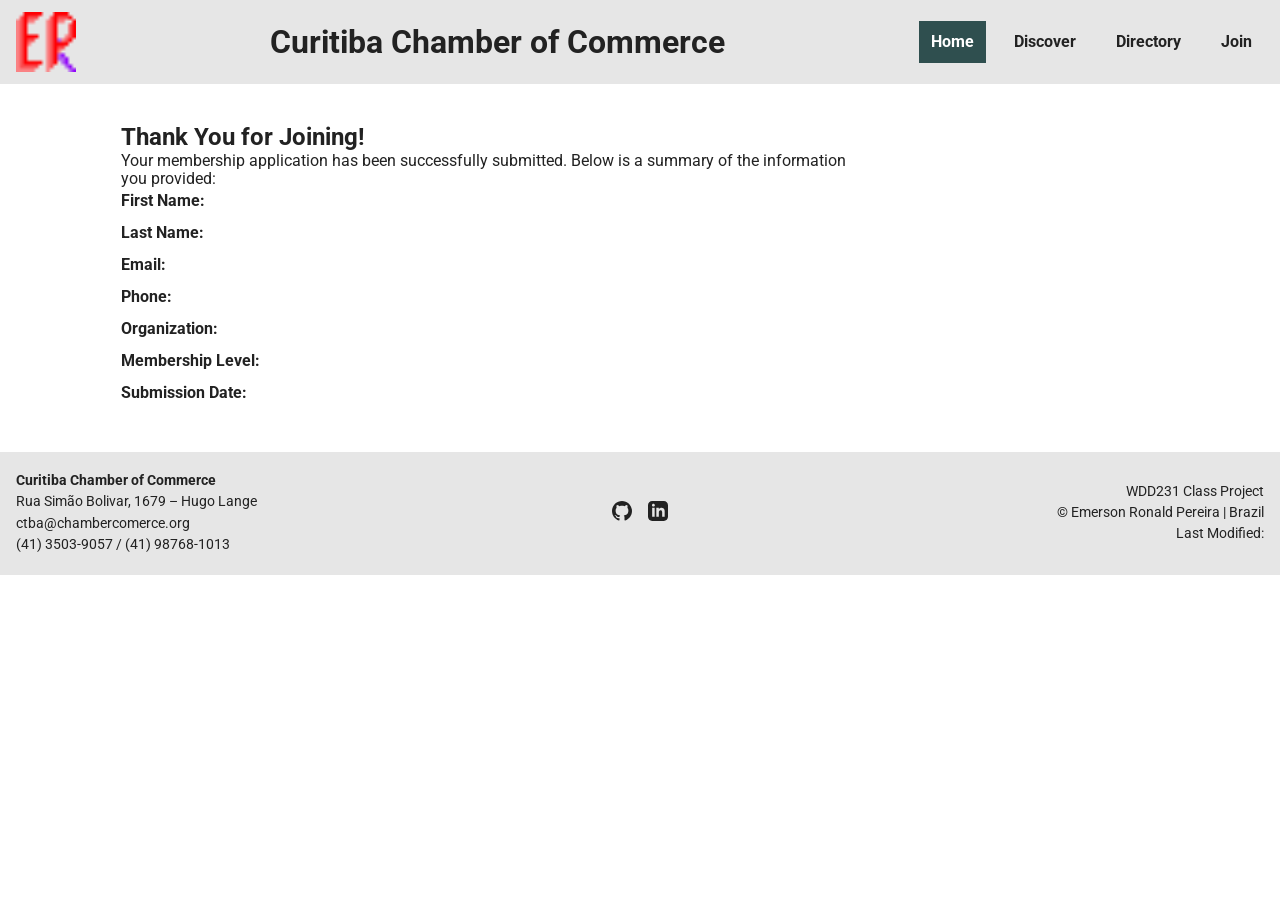
<file: chamber/thankyou.html>
<!-- ******************************************************
 * chamber/thankyou.html
 * WDD231 – Chamber Thank You Page
 * Membership Submission Summary
 * Author: Emerson Ronald Pereira
 ******************************************************* -->

<!DOCTYPE html>
<html lang="en-US">
<head>
  <meta charset="UTF-8">
  <meta name="viewport" content="width=device-width, initial-scale=1.0">

  <title>Thank You | Curitiba Chamber of Commerce</title>

  <meta name="description"
        content="Thank you for joining the Curitiba Chamber of Commerce. Review your submitted membership information and application details.">
  <meta name="author" content="Emerson Ronald Pereira">

  <!-- Open Graph -->
  <meta property="og:title" content="Thank You | Curitiba Chamber of Commerce">
  <meta property="og:description"
        content="Your membership application to the Curitiba Chamber of Commerce has been successfully submitted.">
  <meta property="og:image"
        content="https://emerrpereira.github.io/wdd231/chamber/images/favicon.ico">
  <meta property="og:url"
        content="https://emerrpereira.github.io/wdd231/chamber/thankyou.html">
  <meta property="og:type" content="website">

  <link rel="icon" href="images/favicon.ico">

  <!-- Google Fonts -->
  <link rel="preconnect" href="https://fonts.googleapis.com">
  <link rel="preconnect" href="https://fonts.gstatic.com" crossorigin>
  <link href="https://fonts.googleapis.com/css2?family=Roboto:wght@400;500;700&display=swap"
        rel="stylesheet">

  <link rel="stylesheet" href="styles/normalize.css">
  <link rel="stylesheet" href="styles/small.css">
  <link rel="stylesheet" href="styles/large.css">

  <script src="scripts/menu.js" defer></script>
</head>


<body>

  <!-- ================= HEADER ================= -->
  <header>
  <div class="header-content">
    <img src="images/favicon.ico" alt="Chamber Logo">
    <h1>Curitiba Chamber of Commerce</h1>

    <button id="menu" aria-label="Open Menu"></button>

    <nav>
      <ul class="navigation">
        <li><a href="index.html" class="active">Home</a></li>
        <li><a href="discover.html">Discover</a></li>
        <li><a href="directory.html">Directory</a></li>
        <li><a href="join.html">Join</a></li>
      </ul>
    </nav>
  </div>
</header>

  <!-- ================= MAIN ================= -->
  <main class="container">
    <section class="thankyou-card">
      <h2>Thank You for Joining!</h2>

      <p>
        Your membership application has been successfully submitted.
        Below is a summary of the information you provided:
      </p>

      <div class="submitted-info">
        <p><strong>First Name:</strong> <span id="firstName"></span></p>
        <p><strong>Last Name:</strong> <span id="lastName"></span></p>
        <p><strong>Email:</strong> <span id="email"></span></p>
        <p><strong>Phone:</strong> <span id="phone"></span></p>
        <p><strong>Organization:</strong> <span id="organization"></span></p>
        <p><strong>Membership Level:</strong> <span id="membership"></span></p>
        <p><strong>Submission Date:</strong> <span id="timestamp"></span></p>
      </div>
    </section>
  </main>

  <!-- ================= FOOTER ================= -->
  <footer>
    <div class="footer-adress">
        <p><b>Curitiba Chamber of Commerce</b></p>
        <p>Rua Simão Bolivar, 1679 – Hugo Lange</p>
        <p>ctba@chambercomerce.org</p>
        <p>(41) 3503-9057 / (41) 98768-1013</p>
    </div>
    <div class="social">
        <a href="https://github.com/emerrpereira" target="_blank" aria-label="GitHub">
            <svg width="20" height="20" viewBox="0 0 24 24" fill="currentColor">
              <path d="M12 0c-6.626 0-12 5.373-12 12 0 5.302 3.438 9.8 8.207 11.387.599.111.793-.261.793-.577v-2.234c-3.338.726-4.033-1.416-4.033-1.416-.546-1.387-1.333-1.756-1.333-1.756-1.089-.745.083-.729.083-.729 1.205.084 1.839 1.237 1.839 1.237 1.07 1.834 2.807 1.304 3.492.997.107-.775.418-1.305.762-1.604-2.665-.305-5.467-1.334-5.467-5.931 0-1.311.469-2.381 1.236-3.221-.124-.303-.535-1.524.117-3.176 0 0 1.008-.322 3.301 1.23.957-.266 1.983-.399 3.003-.404 1.02.005 2.047.138 3.006.404 2.291-1.552 3.297-1.23 3.297-1.23.653 1.653.242 2.874.118 3.176.77.84 1.235 1.911 1.235 3.221 0 4.609-2.807 5.624-5.479 5.921.43.372.823 1.102.823 2.222v3.293c0 .319.192.694.801.576 4.765-1.589 8.199-6.086 8.199-11.386 0-6.627-5.373-12-12-12z"/>
            </svg>
        </a>
        <a href="https://www.linkedin.com/in/emerson-ronald-pereira-b24097235" target="_blank" aria-label="LinkedIn">
            <svg width="20" height="20" viewBox="0 0 24 24" fill="currentColor">
              <path d="M19 0h-14c-2.761 0-5 2.239-5 5v14c0 2.761 2.239 5 5 5h14c2.762 0 5-2.239 5-5v-14c0-2.761-2.238-5-5-5zm-11 19h-3v-11h3v11zm-1.5-12.268c-.966 0-1.75-.79-1.75-1.764s.784-1.764 1.75-1.764 1.75.79 1.75 1.764-.783 1.764-1.75 1.764zm13.5 12.268h-3v-5.604c0-3.368-4-3.113-4 0v5.604h-3v-11h3v1.765c1.396-2.586 7-2.777 7 2.476v6.759z"/>
            </svg>
        </a>
    </div>
    <div class="footer-info">
        <p>WDD231 Class Project</p>
        <p>&copy; <span id="currentyear"></span> Emerson Ronald Pereira | Brazil</p>
        <p id="lastModified">Last Modified: </p>
    </div>
</footer>

  <!-- ================= SCRIPT ================= -->
  <script>
    const params = new URLSearchParams(window.location.search);

    document.getElementById("firstName").textContent = params.get("fname") || "";
    document.getElementById("lastName").textContent = params.get("lname") || "";
    document.getElementById("email").textContent = params.get("email") || "";
    document.getElementById("phone").textContent = params.get("phone") || "";
    document.getElementById("organization").textContent = params.get("organization") || "";
    document.getElementById("membership").textContent = params.get("membership") || "";
    document.getElementById("timestamp").textContent = params.get("timestamp") || "";

    document.getElementById("year").textContent = new Date().getFullYear();
    document.getElementById("lastModified").textContent = `Last Modified: ${document.lastModified}`;
  </script>

</body>
</html>
</file>
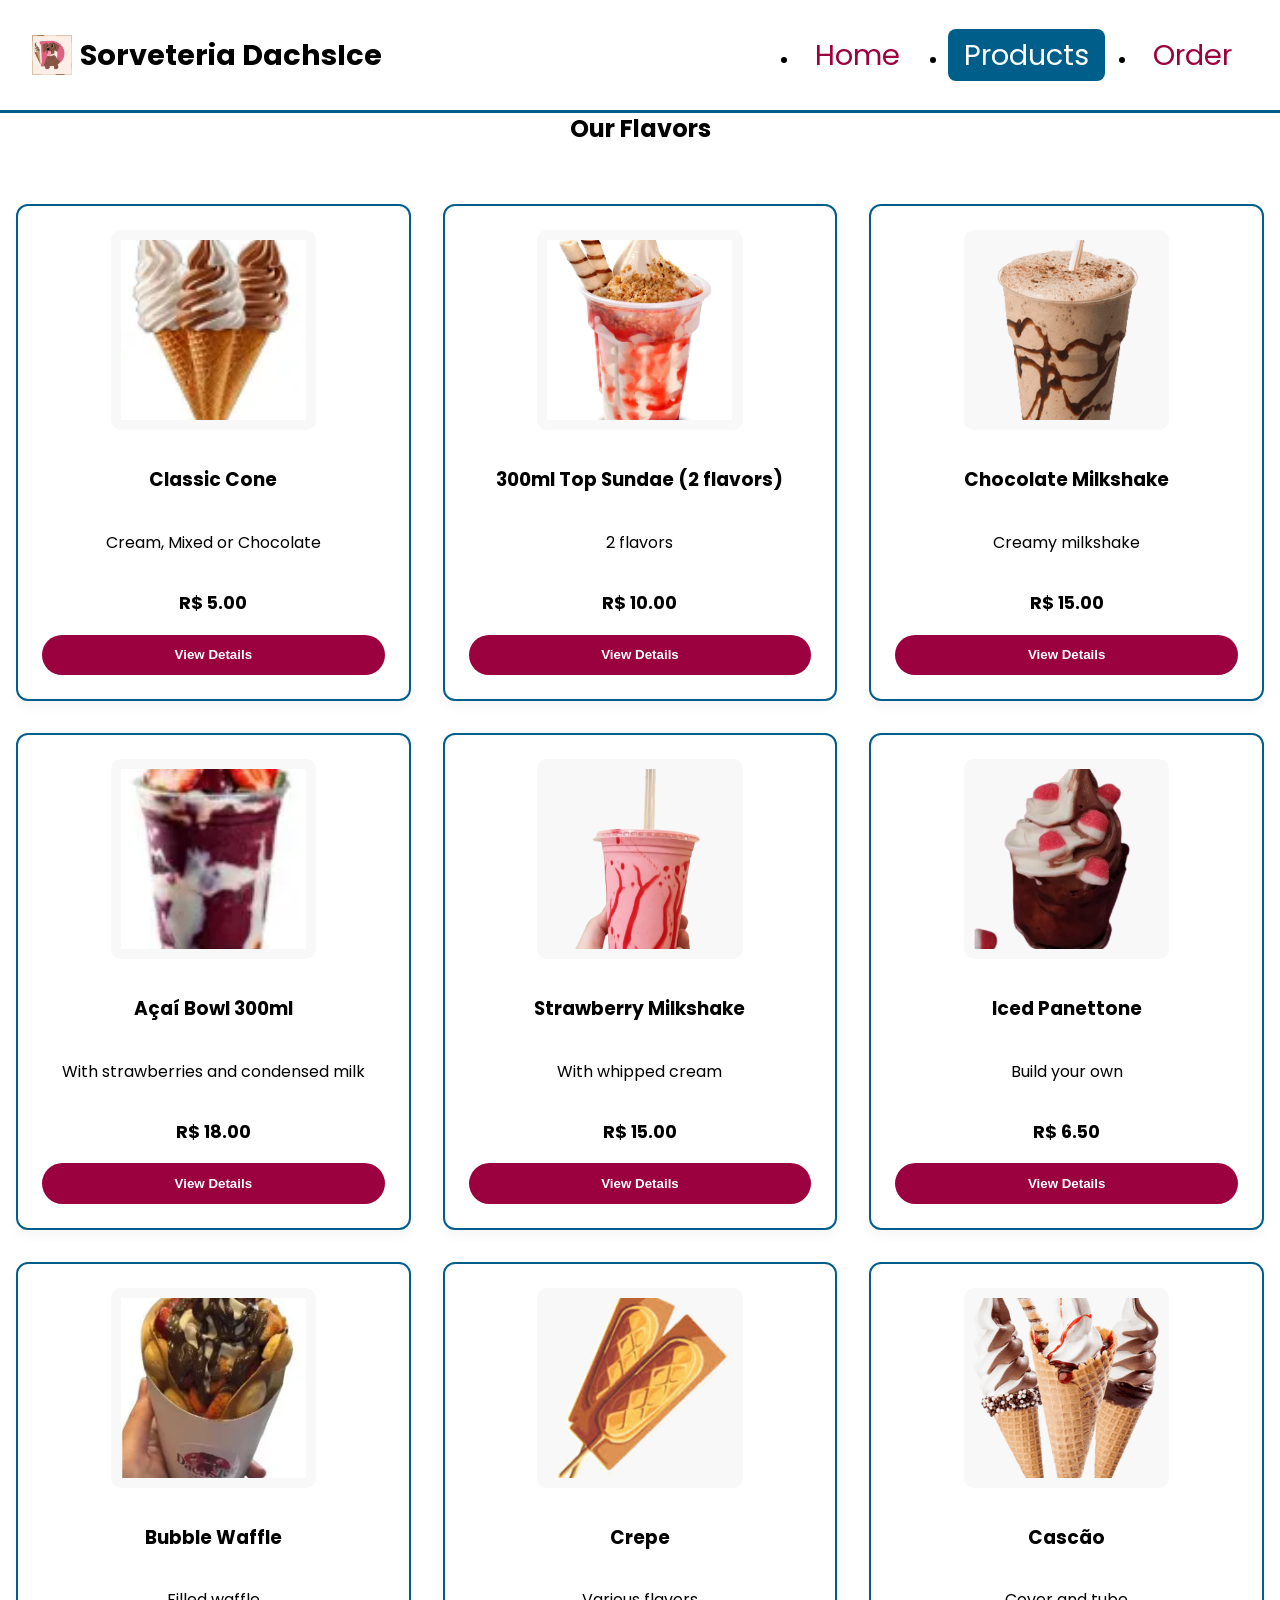
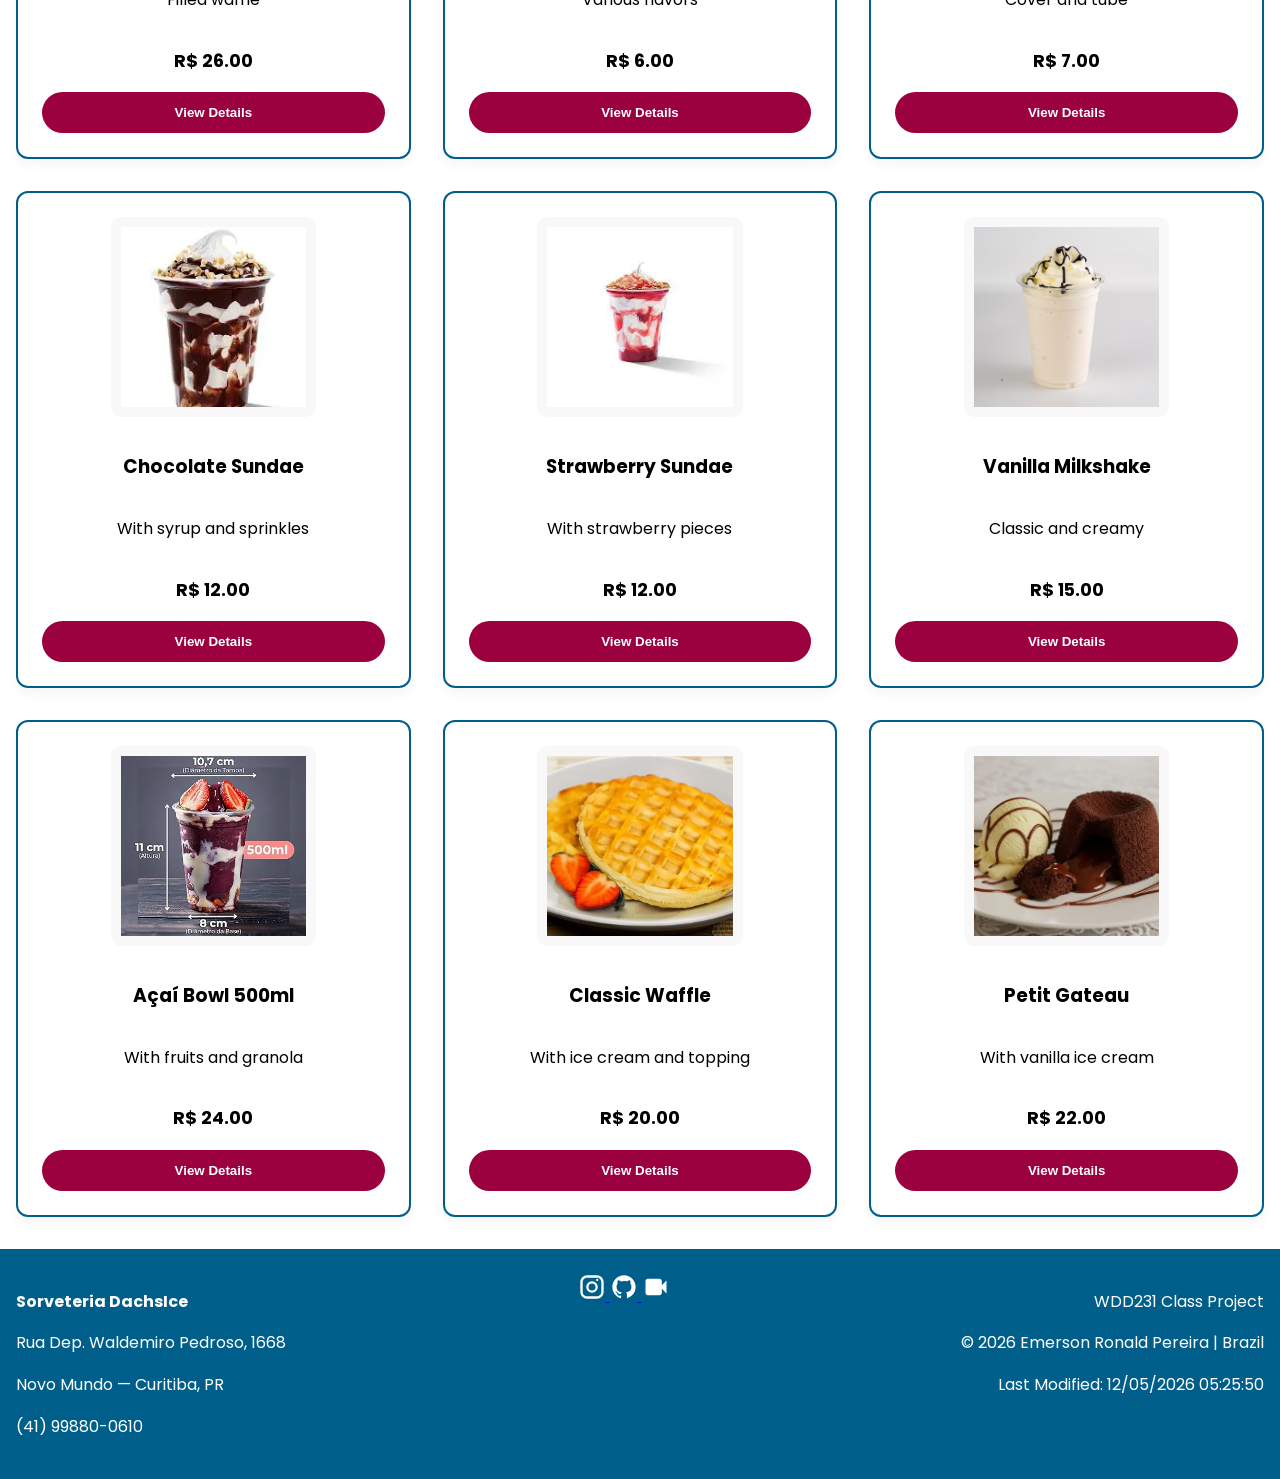
<file: finalproject/products.html>
<!-- products.html - Emerson Ronald Pereira - Projeto Final WDD231 -->
<!DOCTYPE html>
<html lang="pt-BR">
<head>
  <meta charset="UTF-8">
  <meta name="viewport" content="width=device-width, initial-scale=1.0">

  <title>DachsIce | Products</title>
  <meta name="description" content="DachsIce offers handcrafted artisanal ice cream in Curitiba. View flavors, check the weather, and order online.">
  <meta name="author" content="Emerson Ronald Pereira">

  <meta property="og:title" content="DachsIce Artisanal Ice Cream">
  <meta property="og:type" content="website">
  <meta property="og:image" content="https://emerrpereira.github.io/wdd231/finalproject/images/dachsice-ctba.webp">
  <meta property="og:url" content="https://emerrpereira.github.io/wdd231/finalproject/products.html">
  <meta property="og:description" content="Explore handcrafted ice cream flavors at DachsIce in Curitiba. Fresh, creamy, and made with love. Order your favorite today.">

  <link rel="icon" href="images/dachsice.ico">
  <link rel="preconnect" href="https://fonts.googleapis.com">
  <link rel="preconnect" href="https://fonts.gstatic.com" crossorigin>
  <link href="https://fonts.googleapis.com/css2?family=Poppins:wght@400;600;700&display=swap" rel="stylesheet">

  <link rel="stylesheet" href="styles/base.css">
  <link rel="stylesheet" href="styles/small.css">
  <link rel="stylesheet" href="styles/large.css" media="(min-width: 768px)">

  <script type="module" src="scripts/main.js"></script>
  <script type="module" src="scripts/products.js"></script>
</head>

<body>

<header class="site-header">
  <div class="header-container">
    
    <div class="brand">
      <img src="images/dachsice.ico" alt="DachsIce logo" width="40" height="40">
      <span class="site-name">Sorveteria DachsIce</span>
    </div>

    <button 
      id="menu-button"
      aria-label="Toggle navigation menu"
      aria-expanded="false"
      aria-controls="navigation">
      &#9776;
    </button>

    <nav>
      <ul id="navigation">
        <li><a href="index.html">Home</a></li>
        <li><a href="products.html" class="active">Products</a></li>
        <li><a href="order.html">Order</a></li>
      </ul>
    </nav>

  </div>
</header>

<main>
  <h1 class="visually-hidden">DachsIce Ice Cream Products</h1>
  
  <section>
    <h2>Our Flavors</h2>
    <div id="product-grid" class="products-grid"></div>
  </section>
</main>

<footer class="site-footer">
  <div class="footer-container">

    <!-- Endereço -->
    <div class="footer-address">
      <p><strong>Sorveteria DachsIce</strong></p>
      <p>Rua Dep. Waldemiro Pedroso, 1668</p>
      <p>Novo Mundo — Curitiba, PR</p>
      <p>(41) 99880-0610</p>
    </div>

    <!-- Social -->
    <div class="footer-social">

      <!-- Instagram -->
      <a href="https://www.instagram.com/dachsicesorveteria/" 
         target="_blank" 
         rel="noopener noreferrer"
         aria-label="Instagram">
        <svg xmlns="http://www.w3.org/2000/svg" viewBox="0 0 24 24" width="28" height="28" fill="white">
          <path d="M7.75 2C4.678 2 2 4.678 2 7.75v8.5C2 19.322 4.678 22 7.75 22h8.5C19.322 22 22 19.322 22 16.25v-8.5C22 4.678 19.322 2 16.25 2h-8.5zm0 2h8.5C18.216 4 20 5.784 20 7.75v8.5C20 18.216 18.216 20 16.25 20h-8.5C5.784 20 4 18.216 4 16.25v-8.5C4 5.784 5.784 4 7.75 4zm8.75 1a1 1 0 100 2 1 1 0 000-2zM12 7a5 5 0 100 10 5 5 0 000-10zm0 2a3 3 0 110 6 3 3 0 010-6z"/>
        </svg>
      </a>

      <!-- GitHub -->
      <a href="https://github.com/emerrpereira" 
         target="_blank" 
         rel="noopener noreferrer"
         aria-label="GitHub">
        <svg xmlns="http://www.w3.org/2000/svg" viewBox="0 0 24 24" width="28" height="28" fill="white">
          <path d="M12 2C6.477 2 2 6.484 2 12.017c0 4.425 2.865 8.18 6.839 9.504.5.092.682-.217.682-.482 0-.237-.008-.868-.013-1.703-2.782.605-3.369-1.343-3.369-1.343-.454-1.158-1.11-1.466-1.11-1.466-.908-.62.069-.607.069-.607 1.003.07 1.531 1.032 1.531 1.032.892 1.53 2.341 1.088 2.91.832.091-.647.35-1.088.636-1.338-2.22-.253-4.555-1.113-4.555-4.951 0-1.093.39-1.988 1.029-2.688-.103-.253-.446-1.272.098-2.65 0 0 .84-.27 2.75 1.026A9.564 9.564 0 0112 6.844c.85.004 1.705.115 2.504.337 1.909-1.296 2.747-1.026 2.747-1.026.546 1.378.203 2.397.1 2.65.64.7 1.028 1.595 1.028 2.688 0 3.848-2.339 4.695-4.566 4.943.359.309.678.92.678 1.855 0 1.338-.012 2.419-.012 2.748 0 .268.18.58.688.481A10.018 10.018 0 0022 12.017C22 6.484 17.523 2 12 2z"/>
        </svg>
      </a>

      <!-- Vídeo -->
      <a href="https://youtu.be/oO4lrDkoquY" 
         target="_blank" 
         rel="noopener noreferrer"
         aria-label="Project Video">
        <svg xmlns="http://www.w3.org/2000/svg" viewBox="0 0 24 24" width="28" height="28" fill="white">
          <path d="M17 10.5V7c0-1.1-.9-2-2-2H5C3.9 5 3 5.9 3 7v10c0 1.1.9 2 2 2h10c1.1 0 2-.9 2-2v-3.5l4 4v-11l-4 4z"/>
        </svg>
      </a>

    </div>

    <!-- Info -->
    <div class="footer-info">
      <p>WDD231 Class Project</p>
      <p>&copy; <span id="currentyear"></span> Emerson Ronald Pereira | Brazil</p>
      <p id="lastModified"></p>
    </div>

  </div>
</footer>

<!-- PRODUCT DETAILS MODAL -->
<div id="product-modal" class="modal" aria-hidden="true">
  <div class="modal-content">
    <button class="close-modal" aria-label="Close modal">&times;</button>

    <!-- CORREÇÃO: heading não pode estar vazio -->
    <h2 id="modal-title">Product Details</h2>
    <p id="modal-description">Select a product to view more information.</p>

  </div>
</div>

</body>
</html>
</file>
<file: styles/small.css>
/* small.css - Mobile First */

/* Reset e variáveis - CORRIGIDO PARA CONTRASTE AA */
:root {
  --primary-color: #003366;      /* OK */
  --secondary-color: #004a99;    /* ligeiramente mais escuro */
  --accent-color: #2e7d32;       /* verde mais escuro (AA garantido) */
  --accent-light: #a7c957;       /* usar só para fundo, nunca texto */
  --text-color: #1a1a1a;         /* texto principal */
  --light-text: #ffffff;
  --background-color: #f8f9fa;
  --card-background: #ffffff;
  --gray-light: #f0f0f0;
  --gray-medium: #444444;        /* MAIS ESCURO */
  --border-color: #c0c0c0;
}

* {
  margin: 0;
  padding: 0;
  box-sizing: border-box;
}

body {
  font-family: 'Roboto', sans-serif;
  line-height: 1.6;
  color: var(--text-color);
  background-color: var(--background-color);
  min-height: 100vh;
  display: flex;
  flex-direction: column;
}

/* Container da página */
.page-container {
  display: flex;
  flex-direction: column;
  min-height: 100vh;
}

/* HEADER - Mobile */
header {
  background-color: var(--primary-color);
  color: var(--light-text);
  position: sticky;
  top: 0;
  z-index: 100;
  box-shadow: 0 2px 10px rgba(0, 0, 0, 0.2);
}

.header-container {
  display: flex;
  align-items: center;
  justify-content: space-between;
  padding: 0.8rem 1rem;
  height: 70px;
  width: 100%;
  position: relative;
}

/* Logo */
.logo {
  height: 50px;
  width: auto;
  object-fit: contain;
  flex-shrink: 0;
}

/* Botão hamburger - VISÍVEL APENAS MOBILE */
.hamburger {
  background-color: var(--secondary-color);
  border: 1px solid rgba(255, 255, 255, 0.4);
  color: var(--light-text);
  cursor: pointer;
  width: 44px;
  height: 44px;
  display: flex;
  align-items: center;
  justify-content: center;
  font-size: 1.8rem;
  flex-shrink: 0;
  z-index: 101;
  border-radius: 4px;
}

.hamburger .close-icon {
  font-size: 1.5rem;
  display: none;
}

.hamburger.active .hamburger-icon {
  display: none;
}

.hamburger.active .close-icon {
  display: inline;
}

/* Nome */
.site-name {
  display: block;
  font-size: 0.9rem;
  font-weight: bold;
  text-align: right;
  flex-shrink: 0;
  max-width: 40%;
  overflow: hidden;
  text-overflow: ellipsis;
  white-space: nowrap;
  color: var(--light-text);
}

/* Navegação mobile - ESCONDIDA POR PADRÃO */
nav {
  display: none;
  position: absolute;
  top: 70px;
  left: 0;
  right: 0;
  background-color: var(--primary-color);
  z-index: 99;
  box-shadow: 0 5px 15px rgba(0, 0, 0, 0.4);
}

nav.open {
  display: block;
}

nav ul {
  list-style: none;
}

nav li {
  text-align: center;
}

nav a {
  display: block;
  padding: 1rem;
  color: var(--light-text);
  text-decoration: none;
  border-bottom: 1px solid rgba(255, 255, 255, 0.4);
  transition: background-color 0.3s;
}

nav a:hover,
nav a.active {
  background-color: var(--secondary-color);
  color: var(--light-text);
}

/* CONTEÚDO PRINCIPAL */
.content {
  flex: 1;
  padding: 1rem;
  background-color: var(--background-color);
  padding-bottom: 100px;
}

/* Seções */
section {
  margin-bottom: 2rem;
  background: var(--card-background);
  padding: 1.5rem;
  border-radius: 8px;
  box-shadow: 0 2px 5px rgba(0, 0, 0, 0.1);
  border: 1px solid var(--border-color);
}

h1 {
  color: var(--primary-color);
  margin-bottom: 1.5rem;
  padding-bottom: 0.5rem;
  border-bottom: 2px solid var(--secondary-color);
  font-size: 1.8rem;
}

h2 {
  color: var(--primary-color);
  margin-bottom: 1rem;
  font-size: 1.5rem;
}

h3 {
  color: var(--text-color);
  margin-bottom: 0.5rem;
  font-size: 1.2rem;
}

/* Seção de cursos */
.course-section {
  background: linear-gradient(to bottom, #ffffff, #f9f9f9);
}

.course-controls {
  display: flex;
  flex-direction: column;
  gap: 1rem;
  margin-bottom: 1.5rem;
}

.credits-display {
  background-color: var(--primary-color);
  color: var(--light-text);
  padding: 1rem;
  border-radius: 8px;
  text-align: center;
}

.credits-display h3 {
  color: var(--light-text);
  margin-bottom: 0.3rem;
}

.credits-subtitle {
  font-size: 0.8rem;
  opacity: 0.9;
}

/* Cursos */
#courses {
  display: grid;
  gap: 1rem;
  margin: 1rem 0;
}

.course {
  padding: 1rem;
  border-radius: 8px;
  background-color: var(--gray-light);
  border-left: 4px solid var(--primary-color);
  border: 1px solid var(--border-color);
}

.course.completed {
  background-color: #e8f5e9;
  border-left-color: var(--accent-color);
  font-weight: normal;
}

.course.completed h3 {
  color: #1b5e20;
}

.course .status {
  font-style: italic;
  margin-top: 0.5rem;
  color: var(--gray-medium);
  font-weight: bold;
}

.course.completed .status {
  color: var(--accent-color);
}

/* Botões de filtro */
#course-filters {
  display: flex;
  gap: 0.5rem;
  flex-wrap: wrap;
}

#course-filters button {
  padding: 0.5rem 1rem;
  border-radius: 4px;
  background-color: var(--primary-color);
  color: var(--light-text);
  cursor: pointer;
  transition: all 0.3s;
  border: 1px solid var(--primary-color);
}

#course-filters button:hover {
  background-color: var(--secondary-color);
  transform: translateY(-2px);
}

#course-filters button.active {
  background-color: var(--accent-color);
  color: var(--light-text); /* branco */
  border-color: var(--accent-color);
  font-weight: bold;
}

#course-filters button:active {
  transform: translateY(1px);
}

/* Outras seções */
.learning-section, .resources-section {
  background-color: var(--card-background);
}

/* FOOTER */
footer {
  background-color: var(--primary-color);
  color: var(--light-text);
  padding: 0.5rem 1rem;
  position: sticky;
  bottom: 0;
  z-index: 100;
  box-shadow: 0 -2px 10px rgba(0, 0, 0, 0.2);
  min-height: 90px;
}

.footer-content {
  max-width: 1200px;
  margin: 0 auto;
  text-align: center;
  padding: 0.3rem 0;
}

/* Redes sociais */
.social {
  display: flex;
  justify-content: center;
  gap: 1rem;
  margin-bottom: 0.3rem;
}

.social a {
  color: var(--light-text);
  text-decoration: none;
  padding: 0.3rem;
  border-radius: 50%;
  background-color: var(--secondary-color);
  display: flex;
  align-items: center;
  justify-content: center;
  width: 32px;
  height: 32px;
  transition: background-color 0.3s;
}

.social a:hover {
  background-color: var(--secondary-color);
}

.social svg {
  width: 18px;
  height: 18px;
}

/* Informações do rodapé */
.footer-info {
  line-height: 1.2;
}

.footer-info p {
  margin: 0.2rem 0;
  font-size: 0.8rem;
}

#lastModified {
  font-size: 0.75rem;
  color: rgba(255, 255, 255, 0.9);
  display: block;
}

/* Mobile muito pequeno */
@media (max-width: 320px) {
  .footer-info p {
    font-size: 0.7rem;
  }
  
  #lastModified {
    font-size: 0.65rem;
  }
  
  .social a {
    width: 28px;
    height: 28px;
  }
  
  .social svg {
    width: 16px;
    height: 16px;
  }
  
  h1 {
    font-size: 1.5rem;
  }
  
  h2 {
    font-size: 1.3rem;
  }
}

.about-section,
.photo-section {
  text-align: center;
}

.photo-section img {
  max-width: 260px;
  margin: 1rem auto 0;
  border-radius: 8px;
}
</file>
<file: styles/large.css>
/* large.css - Desktop */

@media (min-width: 768px) {

  /* ================= HEADER ================= */

  .header-container {
    display: flex;
    align-items: center;
    justify-content: space-between;
    padding: 0 2rem;
    height: 80px;
    max-width: 1200px;
    margin: 0 auto;
  }

  .logo {
    height: 60px;
  }

  .hamburger {
    display: none !important;
  }

  #nav {
    display: flex !important;
    flex-grow: 1;
    justify-content: center;
    align-items: center;
    background: transparent !important;
    position: static !important;
    box-shadow: none !important;
  }

  #nav ul {
    display: flex;
    gap: 2rem;
    align-items: center;
  }

  #nav a {
    padding: 0.5rem 1.5rem;
    color: var(--light-text);
    border-radius: 4px;
    transition: all 0.3s;
  }

  #nav a:hover,
  #nav a.active {
    background-color: var(--secondary-color);
  }

  .site-name {
    font-size: 1.1rem;
    text-align: right;
  }

  /* ================= MAIN GRID ================= */

  .content {
    display: grid;
    grid-template-columns: 2fr 1fr;
    grid-template-areas:
      "title title"
      "about photo"
      "courses courses";
    gap: 2rem;
    padding: 2rem;
    max-width: 1200px;
    margin: 0 auto;
    padding-bottom: 120px;
  }

  .content h1 {
    grid-area: title;
  }

  .about-section {
    grid-area: about;
  }

  .photo-section {
    grid-area: photo;
    text-align: center;
  }

  .photo-section img {
  width: 50%;
  max-width: 250px;
  height: auto;
}


  .course-section {
    grid-area: courses;
  }

  /* ================= COURSES ================= */

  .course-controls {
    flex-direction: row;
    justify-content: space-between;
    align-items: center;
    margin-bottom: 2rem;
    padding: 1rem;
    background-color: var(--gray-light);
    border-radius: 8px;
  }

  .credits-display {
    min-width: 200px;
  }

  #courses {
    display: grid;
    grid-template-columns: repeat(auto-fill, minmax(300px, 1fr));
    gap: 1.5rem;
  }

  /* ================= FOOTER ================= */

  footer {
    padding: 0.4rem 1rem;
  }

  .footer-content {
    display: flex;
    flex-direction: column;
    align-items: center;
    max-width: 1200px;
    margin: 0 auto;
  }

  .social {
    gap: 1.2rem;
  }
}

/* ============== LARGE SCREENS ============== */

@media (min-width: 1024px) {
  .header-container {
    padding: 0 3rem;
  }

  #nav ul {
    gap: 3rem;
  }

  .content {
    padding: 3rem 2rem;
  }

  #courses {
    grid-template-columns: repeat(auto-fill, minmax(320px, 1fr));
  }
}
</file>
<file: chamber/styles/small.css>
/* ========================= 
GLOBAL small.css 
========================= */
:root {
  --primary: #2f4f4f;
  --secondary: #e6e6e6;
  --accent: #444;
  --text: #222;
  --background: #ffffff;
}

* {
  box-sizing: border-box;
}

body {
  margin: 0;
  font-family: "Roboto", sans-serif;
  color: var(--text);
  background-color: var(--background);
}

img {
  max-width: 100%;
  height: auto;
  display: block;
}

/* ========================= 
HEADER & NAV 
========================= */
header {
  background-color: var(--secondary);
}

.header-content {
  display: flex;
  align-items: center;
  justify-content: space-between;
  padding: 0.75rem 1rem;
}

header img {
  width: 60px;
}

#menu {
  background: none;
  border: none;
  font-size: 1.8rem;
  cursor: pointer;
}

#menu::before {
  content: "☰";
}

#menu.open::before {
  content: "✕";
}

nav {
  display: none;
}

nav.open {
  display: block;
}

nav ul {
  list-style: none;
  padding: 0;
  margin: 0;
}

nav a {
  display: block;
  padding: 0.75rem;
  text-decoration: none;
  color: var(--text);
  font-weight: 700;
}

nav a:hover,
nav a.active {
  background-color: var(--primary);
  color: #fff;
}

/* ========================= 
HERO 
========================= */
.hero {
  position: relative;
}

.hero img {
  width: 100%;
}

.cta {
  position: absolute;
  bottom: 1rem;
  right: 1rem;
  background-color: var(--accent);
  color: #fff;
  padding: 0.6rem 1rem;
  text-decoration: none;
  border-radius: 6px;
  font-weight: bold;
}

/* ========================= 
HOME GRID 
========================= */
.home-grid {
  display: grid;
  grid-template-columns: 1fr;
  gap: 1rem;
  padding: 1rem;
}

.home-grid section {
  background-color: var(--secondary);
}

.home-grid h2 {
  margin: 0;
  background-color: var(--accent);
  color: #fff;
  padding: 0.5rem;
  font-size: 1rem;
}

/* ========================= 
WEATHER & FORECAST 
========================= */
.weather,
.forecast {
  display: block;
}

.weather-data,
.forecast-data {
  padding: 1rem;
  display: flex;
  flex-direction: column;
  align-items: center;
  text-align: center;
}

.weather-content {
  display: flex;
  align-items: center;
  gap: 1rem;
}

.weather-content img {
  width: 60px;
}

.weather-info {
  display: flex;
  flex-direction: column;
  text-align: left;
}

.weather-info p,
.forecast-data p {
  margin: 0.25rem 0;
  line-height: 1.5;
}

/* ========================= 
SPOTLIGHTS 
========================= */
.spotlights {
  display: grid;
  grid-template-columns: 1fr;
  gap: 1rem;
  padding: 1rem;
  min-height: 200px;
}

.spotlights h2 {
  grid-column: 1 / -1;
  background-color: var(--accent);
  color: #fff;
  padding: 0.5rem;
  margin: 0;
}

.spotlight {
  background-color: var(--secondary);
  padding: 1rem;
  text-align: center;
  display: flex;
  flex-direction: column;
  gap: 0.5rem;
}

.spotlight img {
  margin: 0 auto 0.5rem;
}

/* ========================= 
DIRECTORY 
========================= */
.view-buttons {
  text-align: center;
  margin: 1rem;
}

.view-buttons button {
  margin: 0.3rem;
  padding: 0.5rem 1rem;
  cursor: pointer;
}

#members.grid {
  display: grid;
  grid-template-columns: 1fr;
  gap: 1rem;
  padding: 1rem;
}

#members.list {
  display: block;
}

.member-card {
  background-color: var(--secondary);
  padding: 1rem;
  text-align: center;
}

.member-card img {
  max-width: 100px;
  margin: 0 auto 0.5rem;
}

#members {
  min-height: 300px;
}

/* ========================= 
JOIN PAGE 
========================= */
.join-layout {
  display: grid;
  grid-template-columns: 1fr;
  gap: 1rem;
  padding: 1rem;
}

.join-form label {
  display: flex;
  flex-direction: column;
  margin-bottom: 0.75rem;
}

.membership-cards {
  display: grid;
  gap: 1rem;
}

.join-card {
  background-color: var(--secondary);
  padding: 1rem;
  border-radius: 8px;
  text-align: center;
  opacity: 0;
  transform: translateY(20px);
  animation: joinFade 0.8s ease forwards;
}

.join-card:nth-child(2) {
  animation-delay: 0.2s;
}

.join-card:nth-child(3) {
  animation-delay: 0.4s;
}

.join-card:nth-child(4) {
  animation-delay: 0.6s;
}

@keyframes joinFade {
  to {
    opacity: 1;
    transform: translateY(0);
  }
}

/* ========================= 
THANK YOU PAGE 
========================= */
main.container {
  padding-left: 1.5cm;
  padding-right: 1rem;
}

.thankyou-card {
  background-color: #fff;
  padding: 1.5rem;
  margin: 1rem 0;
  border-radius: 6px;
}

.submitted-info p {
  line-height: 1.6;
  margin-bottom: 0.4rem;
}

/* ========================= 
FOOTER 
========================= */
footer {
  background-color: var(--secondary);
  padding: 1rem;
  text-align: center;
  font-size: 0.9rem;
}

footer p {
  margin: 0.3rem 0;
}

/* =========================
   DISCOVER PAGE
========================= */

.visit-message {
  background-color: var(--secondary);
  padding: 1rem;
  margin: 1rem;
  font-weight: bold;
  border-radius: 6px;
}

.discover-grid {
  display: grid;
  gap: 1rem;
  padding: 1rem;
  grid-template-areas:
    "card1"
    "card2"
    "card3"
    "card4"
    "card5"
    "card6"
    "card7"
    "card8";
}

.discover-card {
  background-color: var(--secondary);
  overflow: hidden;
}

.discover-card h2,
.discover-card address,
.discover-card p,
.discover-card button {
  padding: 0 1rem;
}

.discover-card h2 {
  padding-top: 1rem;
  margin-bottom: 0.5rem;
}

.discover-card button {
  margin: 0.5rem 1rem 1rem;
}

.discover-card address {
  font-style: normal;
  font-size: 0.9rem;
  margin: 0.5rem 0;
}

.discover-card figure {
  width: 100%;
  height: 200px;
  overflow: hidden;
  border-radius: 4px;
}

.discover-card figure img {
  width: 100%;
  height: 100%;
  object-fit: cover;
}


/* =========================
   JOIN PAGE – MOBILE PROXIMITY FIX
========================= */
@media (max-width: 640px) {
  .join-layout {
    margin-bottom: 2rem;
  }
}
</file>
<file: chamber/styles/large.css>
/* ========================= 
LARGE SCREEN STYLES 
========================= */
@media (min-width: 768px) {

  /* NAV */
  #menu {
    display: none;
  }

  nav {
    display: block;
  }

  nav ul {
    display: flex;
    gap: 1rem;
  }

  /* HOME GRID */
  .home-grid {
    grid-template-columns: 2fr 1fr 1fr;
  }

  /* SPOTLIGHTS */
  .spotlights {
    grid-template-columns: repeat(3, 1fr);
  }

  /* DIRECTORY */
  #members.grid {
    grid-template-columns: repeat(3, 1fr);
  }

  #members.list .member-card {
    display: grid;
    grid-template-columns: 150px 1fr;
    gap: 1rem;
    text-align: left;
  }

  /* JOIN */
  .join-layout {
    grid-template-columns: 2fr 1fr;
    align-items: start;
  }

  /* THANK YOU */
  main.container {
    max-width: 1200px;
    margin: 0 auto;
  }

  .thankyou-card {
    max-width: 800px;
  }

  /* FOOTER */
  footer {
    display: grid;
    grid-template-columns: 1fr auto 1fr;
    align-items: center;
    gap: 1rem;
    text-align: center;
  }

  .footer-adress {
    text-align: left;
  }

  .social {
    display: flex;
    justify-content: center;
    gap: 1rem;
  }

  .footer-info {
    text-align: right;
  }
}

/* =========================
   DISCOVER GRID AREAS
========================= */

@media (min-width: 641px) {
  .discover-grid {
    grid-template-areas:
      "card1 card2"
      "card3 card4"
      "card5 card6"
      "card7 card8";
  }
}

@media (min-width: 1025px) {
  .discover-grid {
    grid-template-areas:
      "card1 card2 card3"
      "card4 card5 card6"
      "card7 card8 card8";
  }

  /* HOVER EFFECT (desktop only) */
  .discover-card img {
    transition: transform 0.3s ease, filter 0.3s ease;
  }

  .discover-card img:hover {
    transform: scale(1.05);
    filter: brightness(1.1);
  }
}
</file>
<file: finalproject/styles/base.css>
/* ===============================
   DachsIce - Base Utilities Only
================================ */

/* Classe utilitária acessibilidade */
.visually-hidden {
  position: absolute;
  left: -9999px;
}
</file>
<file: finalproject/styles/small.css>
/* ===============================
   DachsIce - mobile - small.css
================================ */

:root {
  --pink: #9b003f; /* levemente mais escuro */
  --light-blue: #005f8a; /* levemente mais escuro */
  --white: #FFFFFF;
  --gray-light: #f3f3f3;
  --gray-bg: #f9f9f9;
}

/* ===============================
   BASE
================================ */

* { box-sizing: border-box; }

body {
  font-family: 'Poppins', sans-serif;
  background-color: var(--white);
  color: #000;
  margin: 0;
  line-height: 1.6;
  display: flex;
  flex-direction: column;
  min-height: 100vh;
}

main {
  flex: 1;
  padding-top: 90px; /* reduzir */
}

h2 {
  text-align: center;
  margin-bottom: 1.5rem;
}

/* ===============================
   HEADER
================================ */

.site-header {
  background: var(--white);
  border-bottom: 3px solid var(--light-blue);
  position: fixed;
  width: 100%;
  top: 0;
  z-index: 1000;
}

.header-container {
  display: flex;
  justify-content: space-between;
  align-items: center;
}


.brand {
  display: flex;
  align-items: center;
  gap: 0.5rem;
}

.site-name {
  font-size: 1.8rem;
  font-weight: bold;
  text-align: center;
}

nav { justify-self: end; }

#menu-button {
  background: none;
  border: none;
  font-size: 1.8rem;
  color: var(--pink);
  display: block;
  cursor: pointer;
}

#menu-button:focus {
  outline: 3px solid var(--pink);
  outline-offset: 4px;
}

#navigation { display: none; }

#navigation.open {
  display: flex;
  flex-direction: column;
  gap: 1rem;
  position: absolute;
  top: 70px;
  right: 20px;
  background: var(--white);
  border: 2px solid var(--light-blue);
  border-radius: 8px;
  padding: 1rem;
}

#navigation a {
  font-size: 1.2rem;
  padding: 0.4rem 0.8rem;
  border-radius: 8px;
  color: var(--pink);
  text-decoration: none;
  transition: 0.3s;
}

#navigation a:hover,
#navigation a.active {
  background: var(--light-blue);
  color: var(--white);
}

#navigation a:focus {
  outline: 3px solid var(--pink);
  outline-offset: 3px;
}

/* ===============================
   HERO
================================ */

.hero { text-align: center; }

.hero h2 { margin-bottom: 1rem; }

/* ===============================
   BUTTONS
================================ */

.cta-button,
.checkout-btn,
.card button {
  background-color: var(--pink);
  color: var(--white);
  border: none;
  padding: 0.8rem 1.5rem;
  border-radius: 25px;
  font-weight: 600;
  cursor: pointer;
  transition: 0.3s ease;
}

.cta-button:hover,
.checkout-btn:hover,
.card button:hover {
  background-color: var(--light-blue);
}

.clear-btn {
  padding: 0.8rem 1.5rem;
  border-radius: 25px;
  border: 1px solid #aaa;
  background: var(--white);
  cursor: pointer;
}

.remove-btn {
  background: none;
  border: none;
  cursor: pointer;
  color: red;
}

.map-container iframe {
  width: 100%;
  height: 250px;
  border: 0;
}

/* ===============================
   GRID LAYOUTS
================================ */

.products-grid,
.home-grid {
  display: grid;
  gap: 2rem;
  max-width: 1400px;
  margin: auto;
}

.products-grid {
  grid-template-columns: 1fr;
  padding: 2rem 1rem;
}

.home-grid {
  padding: 2rem 1rem;
}

/* ===============================
   CARDS
================================ */

.card,
.contact-card,
.weather-card,
.featured-card {
  background: var(--gray-bg);
  padding: 1.5rem;
  border-radius: 12px;
  border: 2px solid var(--light-blue);
}

.contact-card iframe {
  width: 100%;
  height: 250px;
}
.card {
  background: var(--white);
  text-align: center;
  box-shadow: 0 6px 12px rgba(0,0,0,0.04);
  display: flex;
  flex-direction: column;
  justify-content: space-between;
  transition: 0.3s ease;
}

.card:hover { transform: translateY(-5px); }

.card img {
  width: 60%;
  height: 200px;
  object-fit: cover;
  display: block;
  margin: 0 auto 1rem auto;
  border-radius: 10px;
  background: #f8f8f8;
  padding: 10px;
}


/* Logo menor e controlado */
.featured-logo {
  width: 80%;
  height: 80%;
  display: block;
  margin: 0 auto 1rem auto;
}

/* Imagem do produto destaque */
#featured-product img {
  width: 100%;
  max-height: 220px;
  object-fit: contain;
  border-radius: 10px;
  margin-bottom: 1rem;
}

.card .price {
  font-weight: bold;
  font-size: 1.1rem;
}

/* ===============================
   ORDER LAYOUT
================================ */

.order-layout {
  display: grid;
  grid-template-columns: 1fr;
  gap: 2rem;
  padding: 2rem;
  max-width: 1400px;
  margin: 5rem auto 0 auto;
}

.order-builder,
.cart-section {
  background: var(--gray-bg);
  padding: 1.5rem;
  border-radius: 12px;
  border: 2px solid var(--light-blue);
  align-self: start;
}

.cart-item {
  display: flex;
  justify-content: space-between;
  background: var(--white);
  padding: 1rem;
  border-radius: 8px;
  margin-bottom: 1rem;
}

.qty-controls {
  display: flex;
  gap: 10px;
  align-items: center;
}

.qty-controls button {
  width: 30px;
  height: 30px;
  border: none;
  background: var(--light-blue);
  color: var(--white);
  border-radius: 50%;
  cursor: pointer;
}

.cart-total {
  font-size: 1.2rem;
  margin-top: 1rem;
}

/* ===============================
   THANK YOU TABLE
================================ */

.order-table {
  margin-top: 1.5rem;
  border: 2px solid var(--light-blue);
  border-radius: 8px;
  overflow: hidden;
}

.table-header,
.table-row {
  display: grid;
  grid-template-columns: 2fr 1fr 2fr 1fr;
  padding: 0.8rem 1rem;
}

.table-header {
  background: var(--light-blue);
  color: var(--white);
  font-weight: bold;
}

.table-row:nth-child(even) { background: var(--gray-bg); }

.table-header span,
.table-row span { text-align: center; }

.order-total {
  margin-top: 1rem;
  text-align: right;
  color: var(--pink);
  font-weight: bold;
}

/* ===============================
   FOOTER
================================ */

.site-footer {
  background: var(--light-blue);
  color: var(--white);
  padding: 1.5rem 1rem;
}

.footer-container {
  display: flex;
  flex-direction: column;
  gap: 1.5rem;
  text-align: center;
}

/* ===============================
   MODAL
================================ */

.modal {
  display: none;
  position: fixed;
  inset: 0;
  background: rgba(0,0,0,0.6);
  justify-content: center;
  align-items: center;
}

.modal.active { display: flex; }

.modal-content {
  background: var(--white);
   color: var(--light-blue);
  padding: 2rem;
  border-radius: 12px;
  width: 90%;
  max-width: 500px;
  text-align: center;
  position: relative;
  animation: fadeIn 0.3s ease;
}

.close-modal {
  position: absolute;
  right: 15px;
  top: 10px;
  font-size: 1.5rem;
  cursor: pointer;
  color: var(--pink);
}

@keyframes fadeIn {
  from { opacity: 0; transform: scale(0.9); }
  to { opacity: 1; transform: scale(1); }
}

.toppings-section { margin: 1rem 0; }

.toppings-section label {
  display: block;
  margin: 0.4rem 0;
  cursor: pointer;
}

/* ===============================
   RESPONSIVE
================================ */

@media (min-width: 600px) {
  .products-grid { grid-template-columns: repeat(2, 1fr); }
}

@media (min-width: 900px) {
  .order-layout { grid-template-columns: 2fr 1fr; }
  .home-grid { grid-template-columns: 1fr 1fr 1fr; }
}

@media (min-width: 1024px) {
  .products-grid { grid-template-columns: repeat(3, 1fr); }
}
</file>
<file: finalproject/styles/large.css>
/* ============================================
   DachsIce - Desktop Layout FIXED - large.css
=============================================== */

@media (min-width: 1024px) {

  /* ===== HEADER DESKTOP ===== */

#menu-button {
  display: none;
}

.header-container {
  display: grid;
  grid-template-columns: auto 1fr auto;
  align-items: center;
  max-width: 1400px;
  margin: auto;
  padding: 1rem 2rem;
}

nav {
  position: static;
  border: none;
}

#navigation {
  display: flex !important;
  flex-direction: row;
  gap: 2rem;
}

/* LINKS DESKTOP */
#navigation a {
  font-size: 1.8rem;
  padding: 0.4rem 1rem;
  border-radius: 8px;
  transition: 0.3s;
  color: var(--pink);
}

/* ATIVO */
#navigation a.active {
  background: var(--light-blue);
  color: white;
}

/* HOVER */
#navigation a:hover {
  background: var(--light-blue);
  color: white;
}


  /* ===== 3 COLUNAS REAIS ===== */

  .info-grid {
    display: grid;
    grid-template-columns: 1.5fr 1fr 1fr;
    gap: 2rem;
    max-width: 1600px;
    margin: 3rem auto;
    align-items: start;
  }

  /* MAPA */
  .map-container {
    grid-column: 1;
  }

  .map-container iframe {
    height: 450px; /* reduzimos para não ficar gigante */
  }

  /* IMPORTANTE: remover influência do wrapper */
  .weather {
    display: contents;
  }

  /* CURRENT WEATHER */
  .current-weather {
    grid-column: 2;
    background: var(--white);
    border: 2px solid var(--light-blue);
    border-radius: 10px;
    padding: 1.5rem;
  }

  /* FORECAST WEATHER */
  .forecast-weather {
    grid-column: 3;
    background: var(--white);
    border: 2px solid var(--light-blue);
    border-radius: 10px;
    padding: 1.5rem;
  }

  /* Remove blocos internos */
  .weather-data,
  .forecast-data {
    background: transparent;
    padding: 0;
  }

  /* Footer */
  .footer-container {
    flex-direction: row;
    justify-content: space-between;
    align-items: flex-start;
    max-width: 1400px;
    margin: auto;
    text-align: left;
  }

  .footer-social {
    text-align: center;
  }

  .footer-info {
    text-align: right;
  }

}
</file>
